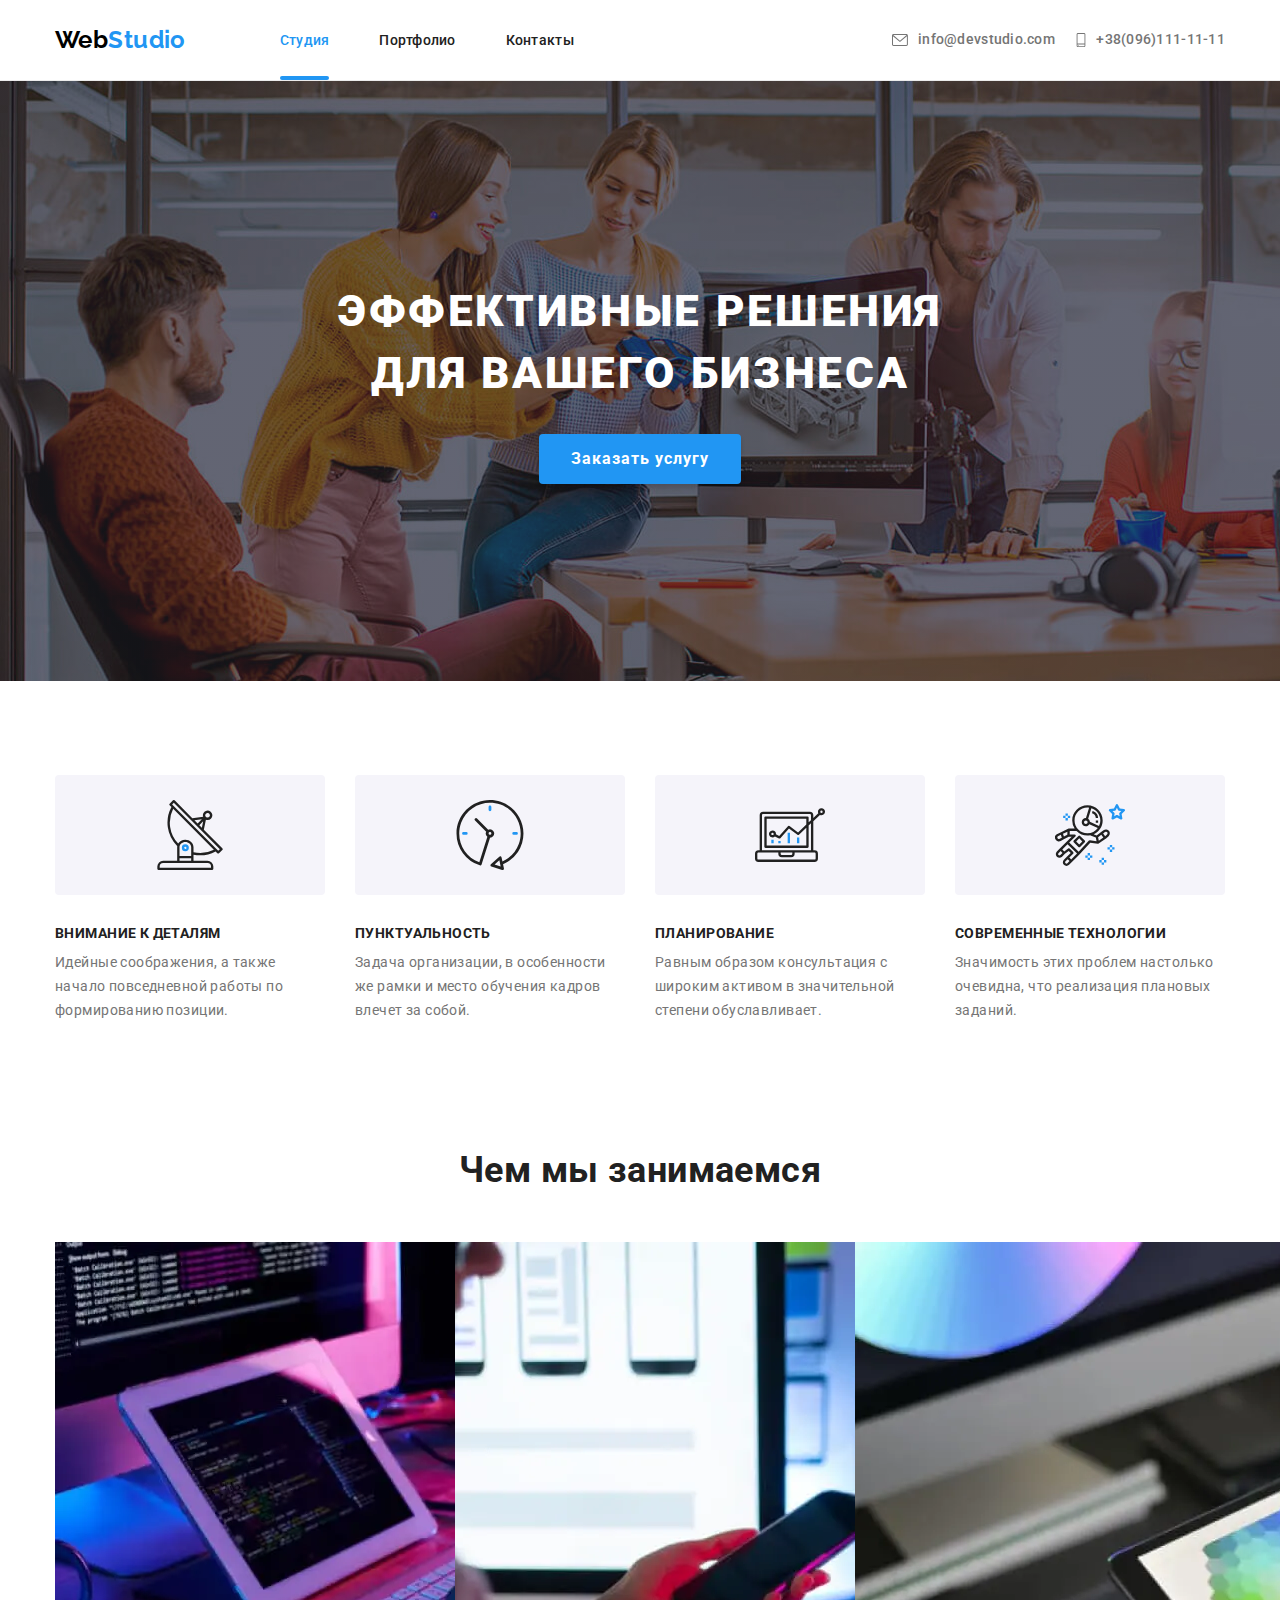
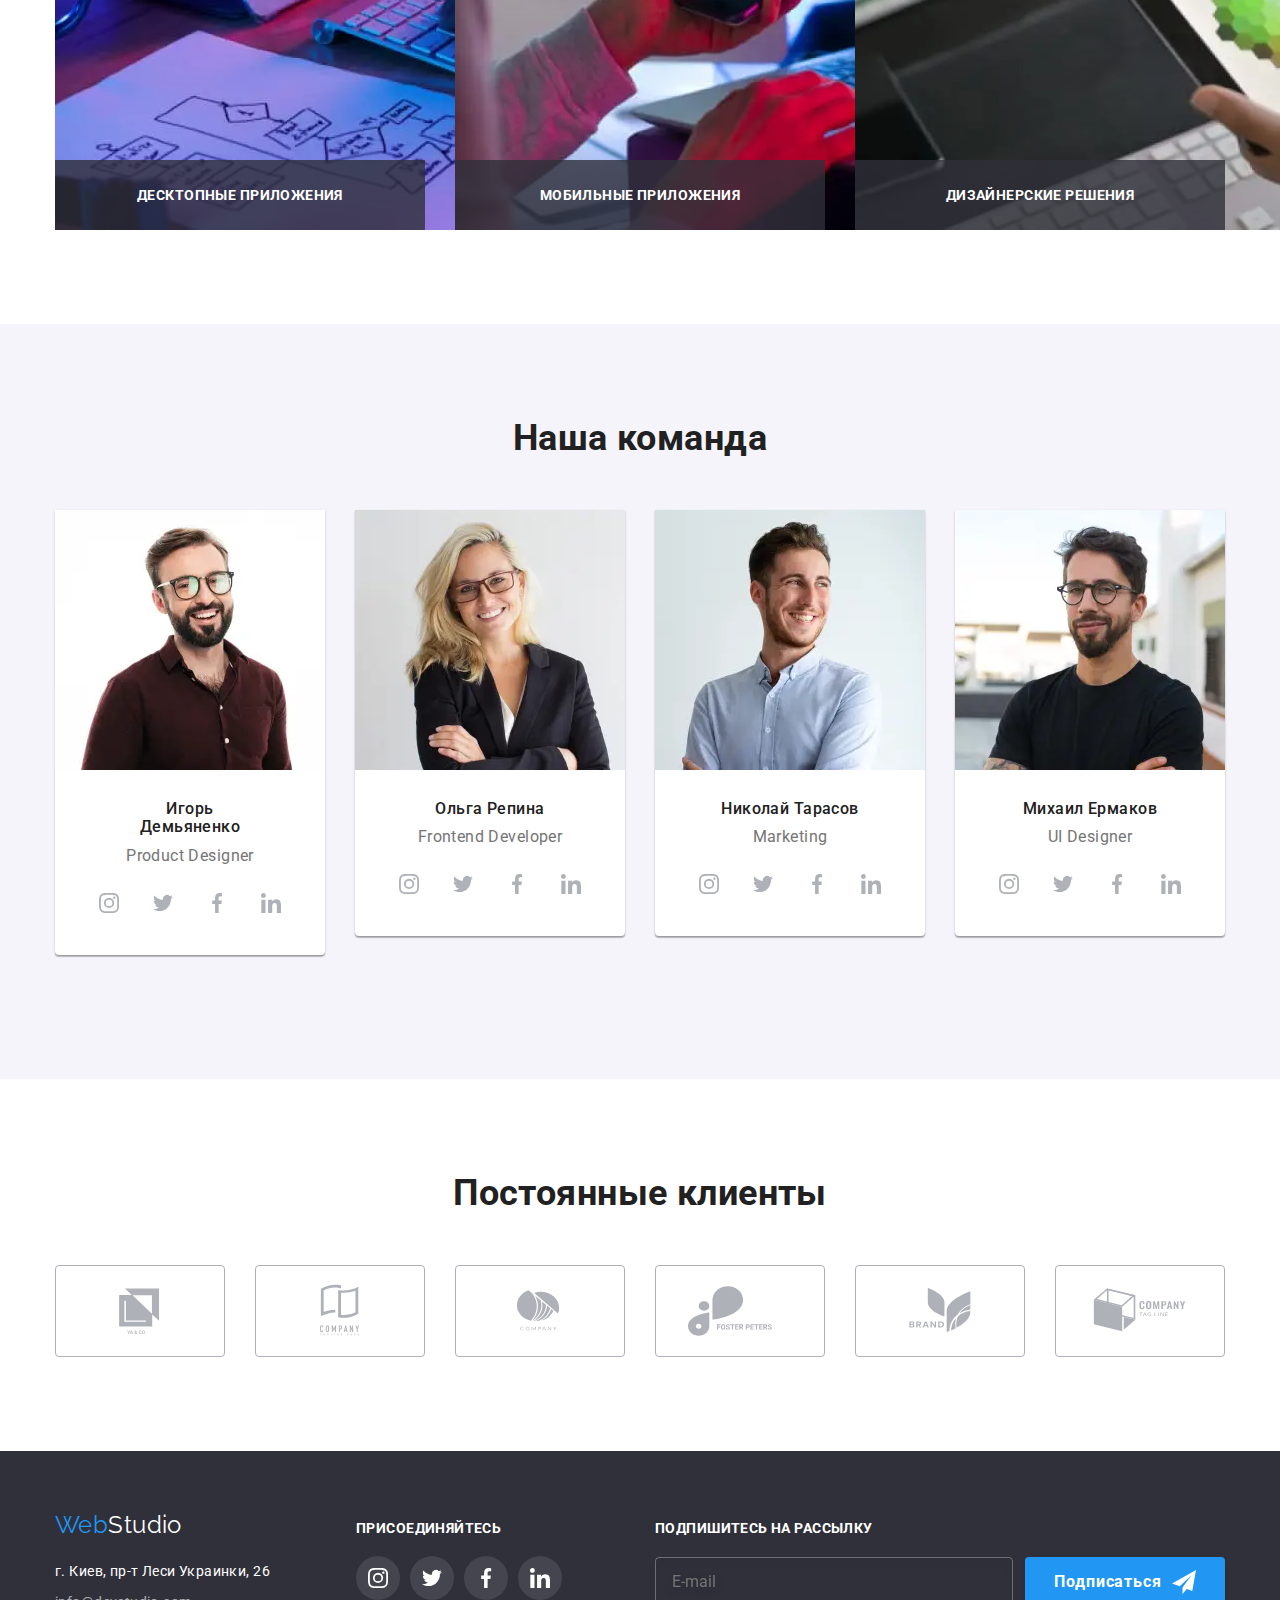
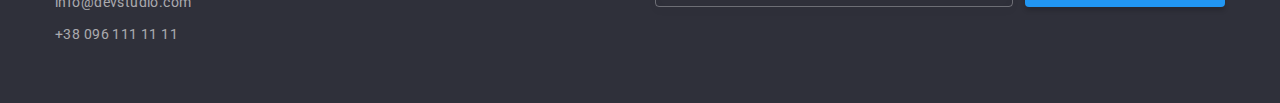
<file: index.html>
<!DOCTYPE html>
<html lang="ru">

<head>
    <meta charset="UTF-8" />
    <meta name="viewport" content="width=device-width, initial-scale=1.0" />
    <title>Домашнее задание 8</title>
    <link rel="preconnect" href="https://fonts.gstatic.com">
    <link href="https://fonts.googleapis.com/css2?family=Raleway:wght@700&family=Roboto:wght@400;500;700;900&display=swap"
          rel="stylesheet">
    <link rel="stylesheet" href="https://cdnjs.cloudflare.com/ajax/libs/modern-normalize/1.0.0/modern-normalize.min.css">
    <link rel="stylesheet" href="./css/main.css">
</head>

<body>
    <!-- Шапка сайта -->
    <header class="header">
        <div class="header__contenier">
                <nav class="header__nav">
                    <a href="./index.html" class="header__logo header__logo--link">Web<span class="header__logo header__logo--black">Studio</span></a>
                    <ul class="header__list list-nav">
                        <li class="list-nav__item list-nav__item--current"><a href="./index.html" class="list-nav__link list-nav__link--current">Студия</a></li>
                        <li class="list-nav__item"><a href="./portfolio.html" class="list-nav__link">Портфолио</a></li>
                        <li class="list-nav__item"><a href="#" class="list-nav__link">Контакты</a></li>
                    </ul>
                </nav>
                <ul class="header__list  list-contact">
                    <li class="list-contact__item">
                        <a href="mailto:info@devstudio.com" class="list-contact__link list-contact__link--email">
                                <svg class="list-contact__icon list-contact__icon--email">
                                    <use href="./img/symbol-icon.svg#icon-email"> </use>
                                </svg>
                                info@devstudio.com
                        </a>
                    </li>
                    <li class="list-contact__item">
                        <a href="tel:+380961111111" class="list-contact__link list-contact__link--tel">
                            <svg class="list-contact__icon list-contact__icon--telefon">
                                <use href="./img/symbol-icon.svg#icon-telefon"> </use>
                            </svg>
                            +38(096)111-11-11
                        </a>
                    </li>
                </ul>
                <button type="button" class="menu-button" aria-expanded="false" aria-controls="menu-conteiner" data-menu-button>
                    <svg class="menu-button__icon" width="40px" height="40px" aria-label="Переключатель меню мобильного">
                        <use class="menu-button__open" href="./img/symbol-icon.svg#icon-menu"></use>
                        <use class="menu-button__close" href="./img/symbol-icon.svg#icon-close"></use>
                    </svg>
                </button> 
                
                <div class="header-mobail menu-conteiner" id="menu-conteiner" data-menu>
                    <nav class="header-mobail__nav">
                        <ul class="header-mobail__list menu-nav">
                            <li class="menu-nav__item list-nav__item--current">
                                <a href="./index.html" class="menu-nav__link menu-nav__link--current">Студия</a></li>
                            <li class="menu-nav__item">
                                <a href="./portfolio.html" class="menu-nav__link">Портфолио</a></li>
                            <li class="menu-nav__item">
                                <a href="#" class="menu-nav__link">Контакты</a></li>
                        </ul>
                    </nav>
                    <ul class="header-mobail__list  menu-contact">
                        <li class="menu-contact__item">
                            <a href="tel:+380961111111" class="menu-contact__link menu-contact__link--tel">
                                +38(096)111-11-11
                            </a>
                        </li>
                        <li class="menu-contact__item">
                            <a href="mailto:info@devstudio.com" class="menu-contact__link menu-contact__link--email">
                                info@devstudio.com
                            </a>
                        </li>               
                    </ul>

                    <ul class="header-mobail__list menu-network">
                        <li class="menu-network__item"> <a href="" class="menu-network__link">Instagram</a> </li>
                        <li class="menu-network__item"> <a href="" class="menu-network__link">Twitter</a> </li>
                        <li class="menu-network__item"> <a href="" class="menu-network__link">Facebook</a> </li>
                        <li class="menu-network__item"> <a href="" class="menu-network__link">LinkedIn</a> </li>
                    </ul>

                </div>
        </div>
    </header>
    <main>
        <!-- Герой -->
        <section class="hero">
            <div class="hero__conteiner">
                <h1 class="hero__title">Эффективные решения для вашего бизнеса</h1>
                <button type="button" class="hero__button" data-modal-open> Заказать услугу </button>
            </div>
        </section>

        <!-- Наши преимущества -->
        <section class="advange">
            <div class="advange__contenier"> 
                <h2 class="advange__title">Наши приймущества</h2> <!-- Скрытый заголовок текста -->
                <ul class="advange__list">
                    <li class="advange__item item-advange">
                        <div class="item-advange__box">
                            <svg class="item-advange__icon">
                                <use href="./img/symbol-icon.svg#icon-antenna"> </use>
                            </svg>
                        </div>
                        <h3 class="item-advange__title">Внимание к деталям</h3>
                        <p class="item-advange__text">
                            Идейные соображения, а также начало повседневной работы по формированию позиции.
                        </p>
                    </li>
                    <li class="advange__item">
                        <div class="item-advange__box">
                            <svg class="item-advange__icon">
                                <use href="./img/symbol-icon.svg#icon-clock"> </use>
                            </svg>
                        </div>
                        <h3 class="item-advange__title">Пунктуальность</h3>
                        <p class="item-advange__text">
                            Задача организации, в особенности же рамки и место обучения кадров влечет за собой.
                        </p>
                    </li>
                    <li class="advange__item">
                        <div class="item-advange__box">
                            <svg class="item-advange__icon">
                                <use href="./img/symbol-icon.svg#icon-diagram"> </use>
                            </svg>
                        </div>
                        <h3 class="item-advange__title">Планирование</h3>
                        <p class="item-advange__text">
                            Равным образом консультация с широким активом в значительной степени обуславливает.
                        </p>
                    </li>
                    <li class="advange__item"> 
                        <div class="item-advange__box">
                            <svg class="item-advange__icon">
                                <use href="./img/symbol-icon.svg#icon-astronaut"> </use>
                            </svg>
                        </div>
                        <h3 class="item-advange__title">Современные технологии</h3>
                        <p class="item-advange__text">
                            Значимость этих проблем настолько очевидна, что реализация плановых заданий.
                        </p>
                    </li>
                </ul>
            </div>
            
        </section>

        <!-- Чем мы занимаемся -->
        <section class="work">
            <div class="work__conteiner">
                <h2 class="work__title">Чем мы занимаемся</h2>
                <ul class="work__list">
                    <li class="work__item">
                        <picture class="picture">
                            <source srcset="./img/work/webp/wedo1.webp 1x, ./img/work/webp/wedo1x2.webp 2x" media="(min-width: 1200px)"
                                type="image/webp">
                            <source srcset="./img/work/jpg/wedo1.jpg 1x, ./img/work/jpg/wedo1x2.jpg 2x" media="(min-width: 1200px)">
                            <img src="./img/work/jpg/wedo1.jpg" alt="Планшет и клавиатура">
                        </picture>
                        <div class="work__box">
                            <p class="work__text">Десктопные приложения</p>
                        </div>
                    </li>
                    <li class="work__item">
                        <picture class="picture">
                            <source srcset="./img/work/webp/wedo2.webp 1x, ./img/work/webp/wedo2x2.webp 2x" media="(min-width: 1200px)"
                                type="image/webp">
                            <source srcset="./img/work/jpg/wedo2.jpg 1x, ./img/work/jpg/wedo2x2.jpg 2x" media="(min-width: 1200px)">
                            <img src="./img/work/jpg/wedo2.jpg" alt="Мобильный телефон в руке">
                        </picture>
                        <div class="work__box">
                            <p class="work__text">Мобильные приложения</p>
                        </div>
                    </li>
                    <li class="work__item">
                        <picture class="picture">
                            <source srcset="./img/work/webp/wedo3.webp 1x, ./img/work/webp/wedo3x2.webp 2x" media="(min-width: 1200px)"
                                type="image/webp">
                            <source srcset="./img/work/jpg/wedo3.jpg 1x, ./img/work/jpg/wedo3x2.jpg 2x" media="(min-width: 1200px)">
                            <img src="./img/work/jpg/wedo3.jpg" alt="Планшет и монитор">
                        </picture>
                        <div class="work__box">
                            <p class="work__text">Дизайнерские решения</p>
                        </div>
                    </li>
                </ul>
            </div>

        </section>

        <!-- Наша команда -->
        <section class="teams">
            <div class="teams__contenier">
                <h2 class="teams__title">Наша команда</h2>
                <ul class="teams__list">
                    <li class="teams__item">

                        <picture class="picture">
                            <source srcset="./img/team/webp/desk-prod-designer.webp 1x, ./img/team/webp/desk-prod-designer2x.webp 2x" media="(min-width: 1200px)"
                                type="image/webp">
                            <source srcset="./img/team/jpg/desk-prod-designer.jpg 1x, ./img/team/jpg/desk-prod-designer2x.jpg 2x" media="(min-width: 1200px)">
                        
                        
                            <source srcset="./img/team/webp/tablet-prod-designer.webp 1x, ./img/team/webp/tablet-prod-designer2x.webp 2x" media="(min-width: 768px)"
                                type="image/webp">
                            <source srcset="./img/team/jpg/tablet-prod-designer.jpg 1x, ./img/team/jpg/tablet-prod-designer2x.jpg 2x" media="(min-width: 768px)">
                        
                        
                            <source srcset="./img/team/webp/tablet-prod-designer.webp 1x, ./img/team/webp/mobile-prod-designer2x.webp 2x" media="(min-width: 280px)"
                                type="image/webp">
                            <source srcset="./img/team/jpg/mobile-prod-designer.jpg 1x, ./img/team/jpg/mobile-prod-designer2x.jpg 2x" media="(min-width: 280x)">
                        
                            <img src="./img/team/jpg/mobile-prod-designer.jpg" alt="Игорь Демьяненко" class="teams__img">
                        </picture>
            
                            <div class="teams__card card-teams">  
                                <h3 class="teams__name">Игорь Демьяненко</h3>
                                <p class="teams__profession">Product Designer</p>
                            </div>
                            <ul class="teams__contact contact-teams">
                                <li class="contact-teams__item">
                                    <a href="https://www.instagram.com" class="contact-teams__link">
                                        <svg class="contact-teams__icon">
                                            <use href="./img/symbol-icon.svg#icon-instagram"> </use>
                                        </svg>
                                    </a>
                                </li>

                                <li class="contact-teams__item">
                                    <a href="https://twitter.com" class="contact-teams__link">
                                        <svg class="contact-teams__icon">
                                            <use href="./img/symbol-icon.svg#icon-twitter"> </use>
                                        </svg>
                                    </a>
                                </li>

                                <li class="contact-teams__item"> 
                                    <a href="https://www.facebook.com" class="contact-teams__link">
                                        <svg class="contact-teams__icon">
                                            <use href="./img/symbol-icon.svg#icon-facebook"> </use>
                                        </svg>
                                    </a>
                                </li>

                                <li class="contact-teams__item">
                                    <a href="https://www.linkedin.com" class="contact-teams__link">
                                        <svg class="contact-teams__icon">
                                            <use href="./img/symbol-icon.svg#icon-linkedin"> </use>
                                        </svg>
                                    </a>
                                </li>
                            </ul>
                    </li>
                    <li class="teams__item">
                        <picture class="picture">
                            <source srcset="./img/team/webp/desk-front-dev.webp 1x, ./img/team/webp/desk-front-dev2x.webp 2x"
                                media="(min-width: 1200px)" type="image/webp">
                            <source srcset="./img/team/jpg/desk-front-dev.jpg 1x, ./img/team/jpg/desk-front-dev2x.jpg 2x"
                                media="(min-width: 1200px)">
                        
                        
                            <source srcset="./img/team/webp/tablet-front-dev.webp 1x, ./img/team/webp/tablet-front-dev2x.webp 2x"
                                media="(min-width: 768px)" type="image/webp">
                            <source srcset="./img/team/jpg/tablet-front-dev.jpg 1x, ./img/team/jpg/tablet-front-dev2x.jpg 2x"
                                media="(min-width: 768px)">
                        
                        
                            <source srcset="./img/team/webp/tablet-front-dev.webp 1x, ./img/team/webp/mobile-front-dev2x.webp 2x"
                                media="(min-width: 280px)" type="image/webp">
                            <source srcset="./img/team/jpg/mobile-front-dev.jpg 1x, ./img/team/jpg/mobile-front-dev2x.jpg 2x"
                                media="(min-width: 280x)">
                        
                            <img src="./img/team/jpg/mobile-front-dev.jpg" alt="Ольга Репина" class="teams__img">
                        </picture>
                    
                        <div class="teams__card card-teams">
                            <h3 class="teams__name">Ольга Репина</h3>
                            <p class="teams__profession">Frontend Developer</p>
                        </div>
                        <ul class="teams__contact contact-teams">
                            <li class="contact-teams__item">
                                <a href="https://www.instagram.com" target="_blank" class="contact-teams__link">
                                    <svg class="contact-teams__icon">
                                        <use href="./img/symbol-icon.svg#icon-instagram"> </use>
                                    </svg>
                                </a>
                            </li>
                        
                            <li class="contact-teams__item">
                                <a href="https://twitter.com" target="_blank" class="contact-teams__link">
                                    <svg class="contact-teams__icon">
                                        <use href="./img/symbol-icon.svg#icon-twitter"> </use>
                                    </svg>
                                </a>
                            </li>
                        
                            <li class="contact-teams__item">
                                <a href="https://www.facebook.com" target="_blank" class="contact-teams__link">
                                    <svg class="contact-teams__icon">
                                        <use href="./img/symbol-icon.svg#icon-facebook"> </use>
                                    </svg>
                                </a>
                        
                            </li>
                            <li class="contact-teams__item">
                                <a href="https://www.linkedin.com" target="_blank" class="contact-teams__link">
                                    <svg class="contact-teams__icon">
                                        <use href="./img/symbol-icon.svg#icon-linkedin"> </use>
                                    </svg>
                                </a>
                            </li>
                        </ul>
                    </li>
                    <li class="teams__item">
                        <picture class="picture">
                            <source srcset="./img/team/webp/desk-marketing.webp 1x, ./img/team/webp/desk-marketing2x.webp 2x"
                                media="(min-width: 1200px)" type="image/webp">
                            <source srcset="./img/team/jpg/desk-marketing.jpg 1x, ./img/team/jpg/desk-marketing2x.jpg 2x"
                                media="(min-width: 1200px)">
                        
                        
                            <source srcset="./img/team/webp/tablet-marketing.webp 1x, ./img/team/webp/tablet-marketing2x.webp 2x"
                                media="(min-width: 768px)" type="image/webp">
                            <source srcset="./img/team/jpg/tablet-marketing.jpg 1x, ./img/team/jpg/tablet-marketing2x.jpg 2x"
                                media="(min-width: 768px)">
                        
                        
                            <source srcset="./img/team/webp/tablet-marketing.webp 1x, ./img/team/webp/mobile-marketing2x.webp 2x"
                                media="(min-width: 280px)" type="image/webp">
                            <source srcset="./img/team/jpg/mobile-marketing.jpg 1x, ./img/team/jpg/mobile-marketing2x.jpg 2x"
                                media="(min-width: 280x)">
                        
                            <img src="./img/team/jpg/mobile-marketing.jpg" alt="Николай Тарасов" class="teams__img">
                        </picture>
        
                        <div class="teams__card card-teams">
                            <h3 class="teams__name">Николай Тарасов</h3>
                            <p class="teams__profession">Marketing</p>
                        </div>
                        <ul class="teams__contact contact-teams">
                            <li class="contact-teams__item">
                                <a href="https://www.instagram.com" target="_blank" class="contact-teams__link">
                                    <svg class="contact-teams__icon">
                                        <use href="./img/symbol-icon.svg#icon-instagram"> </use>
                                    </svg>
                                </a>
                            </li>
                        
                            <li class="contact-teams__item">
                                <a href="https://twitter.com" target="_blank" class="contact-teams__link">
                                    <svg class="contact-teams__icon">
                                        <use href="./img/symbol-icon.svg#icon-twitter"> </use>
                                    </svg>
                                </a>
                            </li>
                        
                            <li class="contact-teams__item">
                                <a href="https://www.facebook.com" target="_blank" class="contact-teams__link">
                                    <svg class="contact-teams__icon">
                                        <use href="./img/symbol-icon.svg#icon-facebook"> </use>
                                    </svg>
                                </a>
                        
                            </li>
                            <li class="contact-teams__item">
                                <a href="https://www.linkedin.com" target="_blank" class="contact-teams__link">
                                    <svg class="contact-teams__icon">
                                        <use href="./img/symbol-icon.svg#icon-linkedin"> </use>
                                    </svg>
                                </a>
                            </li>
                        </ul>
                    </li>
                    <li class="teams__item">
                        <picture class="picture">
                            <source srcset="./img/team/webp/desk-ux-designer.webp 1x, ./img/team/webp/desk-ux-designer2x.webp 2x"
                                media="(min-width: 1200px)" type="image/webp">
                            <source srcset="./img/team/jpg/desk-ux-designer.jpg 1x, ./img/team/jpg/desk-ux-designer2x.jpg 2x"
                                media="(min-width: 1200px)">
                        
                        
                            <source srcset="./img/team/webp/tablet-ux-designer.webp 1x, ./img/team/webp/tablet-ux-designer2x.webp 2x"
                                media="(min-width: 768px)" type="image/webp">
                            <source srcset="./img/team/jpg/tablet-ux-designer.jpg 1x, ./img/team/jpg/tablet-ux-designer2x.jpg 2x"
                                media="(min-width: 768px)">
                        
                        
                            <source srcset="./img/team/webp/tablet-ux-designer.webp 1x, ./img/team/webp/mobile-ux-designer2x.webp 2x"
                                media="(min-width: 280px)" type="image/webp">
                            <source srcset="./img/team/jpg/mobile-ux-designer.jpg 1x, ./img/team/jpg/mobile-ux-designer2x.jpg 2x"
                                media="(min-width: 280x)">
                        
                            <img src="./img/team/jpg/mobile-ux-designer.jpg" alt="Михаил Ермаков" class="teams__img">
                        </picture>
                        
                        <div class="teams__card card-teams">
                            <h3 class="teams__name">Михаил Ермаков</h3>
                            <p class="teams__profession">UI Designer</p>
                        </div>
                        <ul class="teams__contact contact-teams">
                            <li class="contact-teams__item">
                                <a href="https://www.instagram.com" target="_blank" class="contact-teams__link">
                                    <svg class="contact-teams__icon">
                                        <use href="./img/symbol-icon.svg#icon-instagram"> </use>
                                    </svg>
                                </a>
                            </li>
                        
                            <li class="contact-teams__item">
                                <a href="https://twitter.com" target="_blank" class="contact-teams__link">
                                    <svg class="contact-teams__icon">
                                        <use href="./img/symbol-icon.svg#icon-twitter"> </use>
                                    </svg>
                                </a>
                            </li>
                        
                            <li class="contact-teams__item">
                                <a href="https://www.facebook.com" target="_blank" class="contact-teams__link">
                                    <svg class="contact-teams__icon">
                                        <use href="./img/symbol-icon.svg#icon-facebook"> </use>
                                    </svg>
                                </a>
                        
                            </li>
                            <li class="contact-teams__item">
                                <a href="https://www.linkedin.com" target="_blank" class="contact-teams__link">
                                    <svg class="contact-teams__icon">
                                        <use href="./img/symbol-icon.svg#icon-linkedin"> </use>
                                    </svg>
                                </a>
                            </li>
                        </ul>
                    </li>
                </ul>
            </div>
        </section>

        <!-- Постоянные клиенты -->
        <section class="partner">
            <div class="partner__conteiner"> 
                <h2 class="partner__title"> Постоянные клиенты </h2>
                
                <ul class="partner__list">
                    <li class="partner__item">
                        <a href="./portfolio.html" target="_blank" class="partner__link">
                            <svg class="partner__icon">
                                <use href="./img/symbol-icon.svg#icon-Logo-ya-co"> </use>
                            </svg>
                        </a>
                    </li>

                    <li class="partner__item">
                        <a href="./portfolio.html" target="_blank" class="partner__link">
                            <svg class="partner__icon">
                                <use href="./img/symbol-icon.svg#icon-Logo-companytl"> </use>
                            </svg>
                        </a>
                    </li>

                    <li class="partner__item">
                        <a href="./portfolio.html" target="_blank" class="partner__link">
                            <svg class="partner__icon">
                                <use href="./img/symbol-icon.svg#icon-Logo-company"> </use>
                            </svg>
                        </a>
                    </li>

                    <li class="partner__item">
                        <a href="./portfolio.html" target="_blank" class="partner__link">
                            <svg class="partner__icon">
                                <use href="./img/symbol-icon.svg#icon-Logo-foster"> </use>
                            </svg>
                        </a>
                    </li>

                    <li class="partner__item">
                        <a href="" target="_blank" class="partner__link">
                            <svg class="partner__icon">
                                <use href="./img/symbol-icon.svg#icon-Logo-brand"> </use>
                            </svg>
                        </a>
                    </li>

                    <li class="partner__item">
                        <a href="./portfolio.html" target="_blank" class="partner__link">
                            <svg class="partner__icon">
                                <use href="./img/symbol-icon.svg#icon-Logo-companytlhero"> </use>
                            </svg>
                        </a>
                    </li>
                </ul>
            </div>
        </section>
            <div class="backdrop backdrop--hidden" data-modal>
               <div class="backdrop__modal">
                    <form class="backdrop__form modal-form">
                    <div class="modal-form__conteiner"> 
                        <p class="modal-form__titel">Оставьте свои данные, мы вам перезвоним</p>
                        <div class="modal-form__contact">
                            <label class="modal-form__label">               
                               Имя
                                <input type="name" name="user-name" placeholder="Альберт Энштейн*" class="modal-form__input" required minlength="2">
                                <svg class="modal-form__icon">
                                    <use href="./img/symbol-icon.svg#icon-person-modal"> </use>
                                </svg>
                            </label>
                            
                            <label class="modal-form__label">
                                Телефон
                                <input type="tel" name="user-tel" class="modal-form__input" placeholder="050-111-11-11*" pattern="[0-9]{3}-[0-9]{3}-[0-9]{2}-[0-9]{2}" title="050-111-11-11" required >
                                <svg class="modal-form__icon">
                                    <use href="./img/symbol-icon.svg#icon-telefon-modal"> </use>
                                </svg>
                            </label>

                            <label class="modal-form__label">
                                Почта
                                <input type="email" name="user-email"class="modal-form__input" placeholder="goit@email.com*" required >
                                <svg class="modal-form__icon">
                                    <use href="./img/symbol-icon.svg#icon-email-modal"> </use>
                                </svg>
                            </label>

                            <label class="modal-form__label">
                                Коментарий
                                <textarea rows="5" placeholder="Введите текст" class="modal-form__input modal-form__input--textarea"></textarea>
                            </label>
                        </div>

                        <div class="modal-form__accept form-accept">  
                            <label class="form-accept__label">
                                <input type="checkbox" name="hobby" value="reading" class="form-accept__input" required/>
                                <span class="form-accept__checkbox"></span>
                                <span class="form-accept__text">Соглашаюсь с рассылкой и принимаю  <a href="./index.html" class="form-accept__link">Условия договора</a> </span>
                            </label>
                        </div>
                        <button type="submit" class="modal-form__button">Отправить</button>
                    </div>
                    </form>
                    <button class="backdrop__button" data-modal-close>
                        <svg class="backdrop__close">
                            <use href="./img/symbol-icon.svg#icon-Vector-x"></use>
                        </svg>
                    </button>
               </div>
            </div>
            
            

    </main>

    <!-- Футер -->
    <footer class="footer">
        <div class="footer__conteiner">
            <div class="foter__contacts">           
                <a href="./index.html" class="logo-footer__link"> <span class="logo-footer__blue">Web</span>Studio</a> 
                <address class="footer__adress adress-footer">
                    <p class="adress-footer__street">г. Киев, пр-т Леси Украинки, 26</p> 
                    <a href="mailto:info@devstudio.com" class="adress-footer__contacts">info@devstudio.com</a>
                    <a href="tel:+380961111111" class="adress-footer__contacts">+38 096 111 11 11</a>
                </address>
            </div>
    
            <div class="footer__annexes annexes-footer">
                <p class="annexes-footer__titel">Присоединяйтесь</p>
                <ul class="annexes-footer__list">
                    <li class="annexes-footer__item">
                        <a href="https://www.instagram.com" target="_blank" class="annexes-footer__link">
                            <svg class="annexes-footer__icon">
                                <use href="./img/symbol-icon.svg#icon-instagram"> </use>
                            </svg>
                        </a>
                    </li>
    
                    <li class="annexes-footer__item">
                        <a href="https://twitter.com" target="_blank" class="annexes-footer__link">
                            <svg class="annexes-footer__icon">
                                <use href="./img/symbol-icon.svg#icon-twitter"> </use>
                            </svg>
                        </a>
    
                    </li>
    
                    <li class="annexes-footer__item">
                        <a href="https://www.facebook.com" target="_blank" class="annexes-footer__link">
                            <svg class="annexes-footer__icon">
                                <use href="./img/symbol-icon.svg#icon-facebook"> </use>
                            </svg>
                        </a>
    
                    </li>
    
                    <li class="annexes-footer__item">
                        <a href="https://www.linkedin.com" target="_blank" class="annexes-footer__link">
                            <svg class="annexes-footer__icon">
                                <use href="./img/symbol-icon.svg#icon-linkedin"> </use>
                            </svg>
                        </a>
                    </li>
                </ul>
            </div>
            <form name="sanding_mail" class="footer__form form-footer">
                <label class="form-footer__label">
                    <span class="form-footer__text">Подпишитесь на рассылку</span>
                    <input type="email"  name="user-email" placeholder="E-mail" class="form-footer__input">
                </label>
                <button type="submit" class="form-footer__button"> Подписаться
                    <svg class="form-footer__icon">
                        <use href="./img/symbol-icon.svg#icon-button"> </use>
                    </svg>
                </button>
            </form>
            
        </div>
    </footer>
    
    <script src="./js/menu.js"></script>
    <script src="./js/modal.js"></script>
</body>

</html>
</file>
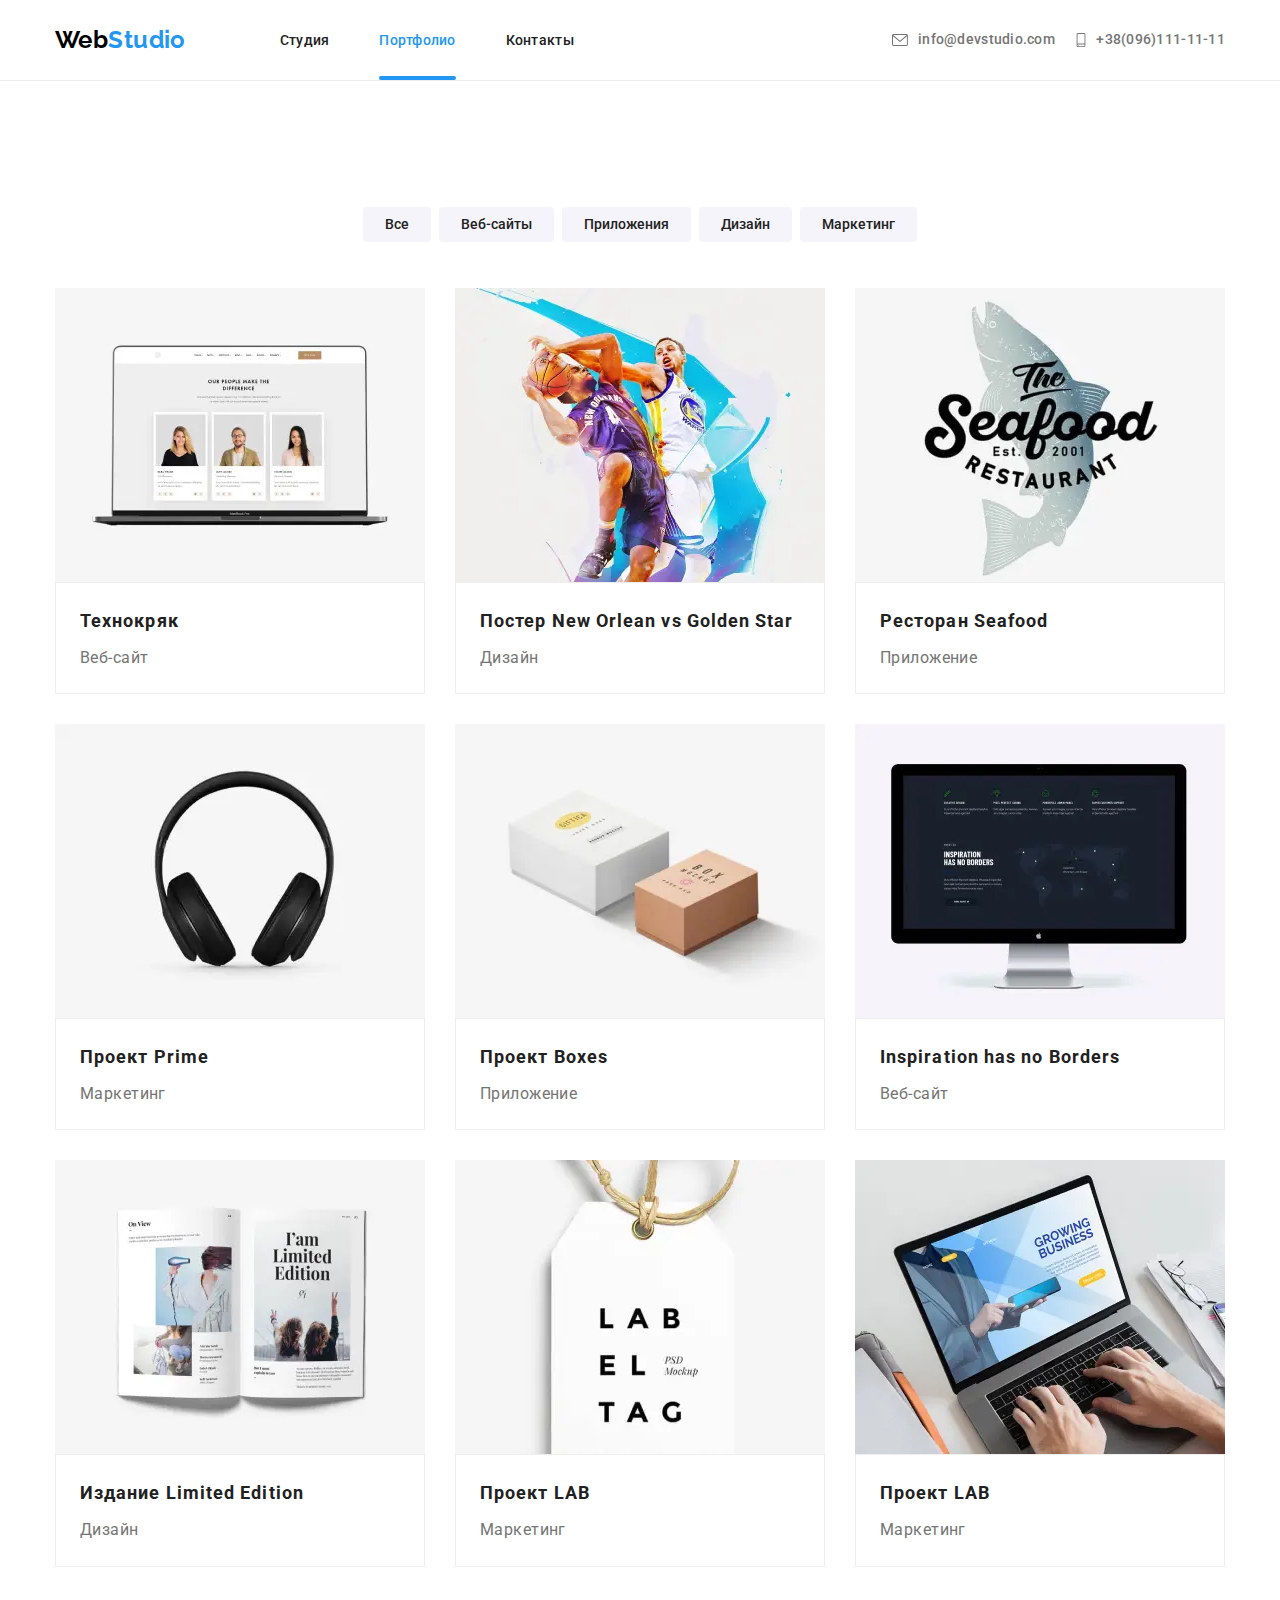
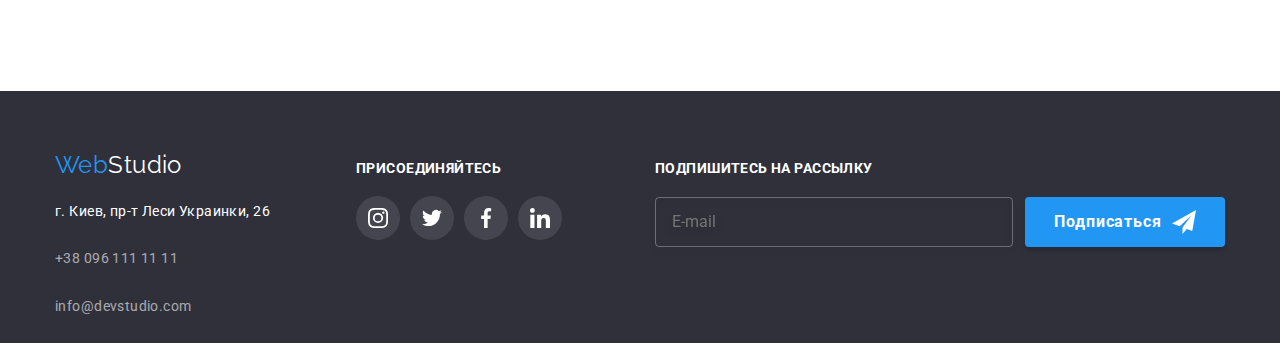
<file: portfolio.html>
<!DOCTYPE html>
<html lang="ru">
  <head>
    <meta charset="UTF-8" />
    <meta name="viewport" content="width=device-width, initial-scale=1.0" />
    <title>Домашнее задание 8</title>
    <link rel="preconnect" href="https://fonts.gstatic.com" />
    <link
      href="https://fonts.googleapis.com/css2?family=Raleway:wght@700&family=Roboto:wght@400;500;700;900&display=swap"
      rel="stylesheet"
    />
    <link
      rel="stylesheet"
      href="https://cdnjs.cloudflare.com/ajax/libs/modern-normalize/1.0.0/modern-normalize.min.css"
    />
    <link rel="stylesheet" href="./css/portfolio.css" />
  </head>

  <body>
    <!-- Шапка сайта -->
    <header class="header">
      <div class="header__contenier">
        <nav class="header__nav">
          <a href="./index.html" class="header__logo header__logo--link">Web<span
              class="header__logo header__logo--black">Studio</span></a>
          <ul class="header__list list-nav">
            <li class="list-nav__item list-nav__item--current"><a href="./index.html"
                class="list-nav__link ">Студия</a></li>
            <li class="list-nav__item"><a href="./portfolio.html" class="list-nav__link list-nav__link--current">Портфолио</a></li>
            <li class="list-nav__item"><a href="#" class="list-nav__link">Контакты</a></li>
          </ul>
        </nav>
        <ul class="header__list  list-contact">
          <li class="list-contact__item">
            <a href="mailto:info@devstudio.com" class="list-contact__link list-contact__link--email">
              <svg class="list-contact__icon list-contact__icon--email">
                <use href="./img/symbol-icon.svg#icon-email"> </use>
              </svg>
              info@devstudio.com
            </a>
          </li>
          <li class="list-contact__item">
            <a href="tel:+380961111111" class="list-contact__link list-contact__link--tel">
              <svg class="list-contact__icon list-contact__icon--telefon">
                <use href="./img/symbol-icon.svg#icon-telefon"> </use>
              </svg>
              +38(096)111-11-11
            </a>
          </li>
        </ul>
        <button type="button" class="menu-button" aria-expanded="false" aria-controls="menu-conteiner" data-menu-button>
          <svg class="menu-button__icon" width="40px" height="40px" aria-label="Переключатель меню мобильного">
            <use class="menu-button__open" href="./img/symbol-icon.svg#icon-menu"></use>
            <use class="menu-button__close" href="./img/symbol-icon.svg#icon-close"></use>
          </svg>
        </button>
        <div class="header-mobail menu-conteiner" id="menu-conteiner" data-menu>
          <nav class="header-mobail__nav">
            <ul class="header-mobail__list menu-nav">
              <li class="menu-nav__item list-nav__item--current">
                <a href="./index.html" class="menu-nav__link ">Студия</a>
              </li>
              <li class="menu-nav__item">
                <a href="./portfolio.html" class="menu-nav__link menu-nav__link--current">Портфолио</a>
              </li>
              <li class="menu-nav__item">
                <a href="#" class="menu-nav__link">Контакты</a>
              </li>
            </ul>
          </nav>
          <ul class="header-mobail__list  menu-contact">
            <li class="menu-contact__item">
              <a href="tel:+380961111111" class="menu-contact__link menu-contact__link--tel">
                +38(096)111-11-11
              </a>
            </li>
            <li class="menu-contact__item">
              <a href="mailto:info@devstudio.com" class="menu-contact__link menu-contact__link--email">
                info@devstudio.com
              </a>
            </li>
          </ul>
    
          <ul class="header-mobail__list menu-network">
            <li class="menu-network__item"> <a href="" class="menu-network__link">Instagram</a> </li>
            <li class="menu-network__item"> <a href="" class="menu-network__link">Twitter</a> </li>
            <li class="menu-network__item"> <a href="" class="menu-network__link">Facebook</a> </li>
            <li class="menu-network__item"> <a href="" class="menu-network__link">LinkedIn</a> </li>
          </ul>
    
        </div>
      </div>
    </header>

    <!-- Портфолио -->
    <main class="portfolio">
      <section class="portfolio__section">
        <div class="portfolio__contenier">
          <h1 class="portfolio__title">Портфолио</h1>
          <!-- Скрытый заголовок-->

          <ul class="portfolio__list">
            <li class="portfolio__item">
              <button type="button" class="portfolio__button">Все</button>
            </li>
            <li class="portfolio__item">
              <button type="button" class="portfolio__button">Веб-сайты</button>
            </li>
            <li class="portfolio__item">
              <button type="button" class="portfolio__button">
                Приложения
              </button>
            </li>
            <li class="portfolio__item">
              <button type="button" class="portfolio__button">Дизайн</button>
            </li>
            <li class="portfolio__item">
              <button type="button" class="portfolio__button">Маркетинг</button>
            </li>
          </ul>

          <div class="portfolio__card product">
            <ul class="product__list">
              <li class="product__item">
                <a href="./index.html" class="product__link">
                  <div class="product__conteiner">
                      <picture class="picture">
                        <source srcset="./img/portfolio-card/webp/desk-tech.webp 1x, ./img/portfolio-card/webp/desk-tech2x.webp 2x"" media="(min-width: 1200px)"
                          type="image/webp">
                        <source srcset="./img/portfolio-card/jpg/desk-tech.jpg 1x, ./img/portfolio-card/jpg/desk-tech2x.jpg 2x" media="(min-width: 1200px)">
                      
                        <source srcset="./img/portfolio-card/webp/tablet-tech.webp 1x, ./img/portfolio-card/webp/tablet-tech2x.webp 2x" media="(min-width: 768px)"
                          type="image/webp">
                        <source srcset="./img/portfolio-card/jpg/tablet-tech.jpg 1x, ./img/portfolio-card/jpg/tablet-tech2x.jpg 2x" media="(min-width: 768px)">
                      
                        <source srcset="./img/portfolio-card/webp/mobile-tech.webp 1x, ./img/portfolio-card/webp/mobile-tech2x.webp 2x" media="(min-width: 280px)"
                          type="image/webp">
                        <source srcset="./img/portfolio-card/jpg/mobile-tech.jpg 1x, ./img/portfolio-card/jpg/mobile-tech2x.jpg 2x" media="(min-width: 280x)">
                      
                        <img src="./img/portfolio-card/jpg/mobile-tech.jpg" alt="сайт на ноутбуке">
                      </picture>
                    <div class="product__background">
                      <p class="product__backgroundtext">
                        Технокряк это современная площадка распространения
                        коронавируса. Компании используют эту платформу для
                        цифрового шпионажа и атак на защищённые сервера
                        конкурентов.
                      </p>
                    </div>
                  </div>

                  <div class="product__name">
                    <h2 class="product__title">Технокряк</h2>
                    <p class="product__text">Веб-сайт</p>
                  </div>
                </a>
              </li>
              <li class="product__item">
                <a href="./index.html" class="product__link">
                  <div class="product__conteiner">
                      <picture class="picture">
                        <source srcset="./img/portfolio-card/webp/desk-basketball.webp 1x, ./img/portfolio-card/webp/desk-basketball2x.webp 2x"" media="
                          (min-width: 1200px)" type="image/webp">
                        <source srcset="./img/portfolio-card/jpg/desk-basketball.jpg 1x, ./img/portfolio-card/jpg/desk-basketball2x.jpg 2x"
                          media="(min-width: 1200px)">
                      
                        <source srcset="./img/portfolio-card/webp/tablet-basketball.webp 1x, ./img/portfolio-card/webp/tablet-basketball2x.webp 2x"
                          media="(min-width: 768px)" type="image/webp">
                        <source srcset="./img/portfolio-card/jpg/tablet-basketball.jpg 1x, ./img/portfolio-card/jpg/tablet-basketball2x.jpg 2x"
                          media="(min-width: 768px)">
                      
                        <source srcset="./img/portfolio-card/webp/mobile-basketball.webp 1x, ./img/portfolio-card/webp/mobile-basketball2x.webp 2x"
                          media="(min-width: 280px)" type="image/webp">
                        <source srcset="./img/portfolio-card/jpg/mobile-basketball.jpg 1x, ./img/portfolio-card/jpg/mobile-basketball2x.jpg 2x"
                          media="(min-width: 280x)">
                      
                        <img src="./img/portfolio-card/jpg/mobile-basketball.jpg" alt="Два баскетболиста">
                      </picture>
                    <div class="product__background">
                      <p class="product__backgroundtext">
                        Технокряк это современная площадка распространения
                        коронавируса. Компании используют эту платформу для
                        цифрового шпионажа и атак на защищённые сервера
                        конкурентов.
                      </p>
                    </div>
                  </div>
                  <div class="product__name">
                    <h2 class="product__title">
                      Постер New Orlean vs Golden Star
                    </h2>
                    <p class="product__text">Дизайн</p>
                  </div>
                </a>
              </li>
              <li class="product__item">
                <a href="./index.html" class="product__link">
                  <div class="product__conteiner">
                      <picture class="picture">
                        <source srcset="./img/portfolio-card/webp/desk-seafood.webp 1x, ./img/portfolio-card/webp/desk-seafood2x.webp 2x"" media="
                          (min-width: 1200px)" type="image/webp">
                        <source srcset="./img/portfolio-card/jpg/desk-seafood.jpg 1x, ./img/portfolio-card/jpg/desk-seafood2x.jpg 2x"
                          media="(min-width: 1200px)">
                      
                        <source srcset="./img/portfolio-card/webp/tablet-seafood.webp 1x, ./img/portfolio-card/webp/tablet-seafood2x.webp 2x"
                          media="(min-width: 768px)" type="image/webp">
                        <source srcset="./img/portfolio-card/jpg/tablet-seafood.jpg 1x, ./img/portfolio-card/jpg/tablet-seafood2x.jpg 2x"
                          media="(min-width: 768px)">
                      
                        <source srcset="./img/portfolio-card/webp/mobile-seafood.webp 1x, ./img/portfolio-card/webp/mobile-seafood2x.webp 2x"
                          media="(min-width: 280px)" type="image/webp">
                        <source srcset="./img/portfolio-card/jpg/mobile-seafood.jpg 1x, ./img/portfolio-card/jpg/mobile-seafood2x.jpg 2x"
                          media="(min-width: 280x)">
                      
                        <img src="./img/portfolio-card/jpg/mobile-seafood.jpg" alt="Логотип ресторана Seafood">
                      </picture>
                    <div class="product__background">
                      <p class="product__backgroundtext">
                        Технокряк это современная площадка распространения
                        коронавируса. Компании используют эту платформу для
                        цифрового шпионажа и атак на защищённые сервера
                        конкурентов.
                      </p>
                    </div>
                  </div>

                  <div class="product__name">
                    <h2 class="product__title">Ресторан Seafood</h2>
                    <p class="product__text">Приложение</p>
                  </div>
                </a>
              </li>
              <li class="product__item">
                <a href="./index.html" class="product__link">
                  <div class="product__conteiner">
                      <picture class="picture">
                        <source
                          srcset="./img/portfolio-card/webp/desk-headphones.webp 1x, ./img/portfolio-card/webp/desk-headphones2x.webp 2x"" media="
                          (min-width: 1200px)" type="image/webp">
                        <source srcset="./img/portfolio-card/jpg/desk-headphones.jpg 1x, ./img/portfolio-card/jpg/desk-headphones2x.jpg 2x"
                          media="(min-width: 1200px)">
                      
                        <source srcset="./img/portfolio-card/webp/tablet-headphones.webp 1x, ./img/portfolio-card/webp/tablet-headphones2x.webp 2x"
                          media="(min-width: 768px)" type="image/webp">
                        <source srcset="./img/portfolio-card/jpg/tablet-headphones.jpg 1x, ./img/portfolio-card/jpg/tablet-headphones2x.jpg 2x"
                          media="(min-width: 768px)">
                      
                        <source srcset="./img/portfolio-card/webp/mobile-headphones.webp 1x, ./img/portfolio-card/webp/mobile-headphones2x.webp 2x"
                          media="(min-width: 280px)" type="image/webp">
                        <source srcset="./img/portfolio-card/jpg/mobile-headphones.jpg 1x, ./img/portfolio-card/jpg/mobile-headphones2x.jpg 2x"
                          media="(min-width: 280x)">
                      
                        <img src="./img/portfolio-card/jpg/mobile-headphones.jpg" alt="Черные наушники">
                      </picture>

                    <div class="product__background">
                      <p class="product__backgroundtext">
                        Технокряк это современная площадка распространения
                        коронавируса. Компании используют эту платформу для
                        цифрового шпионажа и атак на защищённые сервера
                        конкурентов.
                      </p>
                    </div>
                  </div>

                  <div class="product__name">
                    <h2 class="product__title">Проект Prime</h2>
                    <p class="product__text">Маркетинг</p>
                  </div>
                </a>
              </li>
              <li class="product__item">
                <a href="./index.html" class="product__link">
                  <div class="product__conteiner">

                      <picture>
                          <source
                            srcset="./img/portfolio-card/webp/desk-boxes.webp 1x, ./img/portfolio-card/webp/desk-boxes2x.webp 2x"" media="
                            (min-width: 1200px)" type="image/webp">
                          <source
                            srcset="./img/portfolio-card/jpg/desk-boxes.jpg 1x, ./img/portfolio-card/jpg/desk-boxes2x.jpg 2x"
                            media="(min-width: 1200px)">
                          
                          <source
                            srcset="./img/portfolio-card/webp/tablet-boxes.webp 1x, ./img/portfolio-card/webp/tablet-boxes2x.webp 2x"
                            media="(min-width: 768px)" type="image/webp">
                          <source
                            srcset="./img/portfolio-card/jpg/tablet-boxes.jpg 1x, ./img/portfolio-card/jpg/tablet-boxes2x.jpg 2x"
                            media="(min-width: 768px)">
                          
                          <source
                            srcset="./img/portfolio-card/webp/mobile-boxes.webp 1x, ./img/portfolio-card/webp/mobile-boxes2x.webp 2x"
                            media="(min-width: 280px)" type="image/webp">
                          <source
                            srcset="./img/portfolio-card/jpg/mobile-boxes.jpg 1x, ./img/portfolio-card/jpg/mobile-boxes2x.jpg 2x"
                            media="(min-width: 280x)">
                          
                          <img src="./img/portfolio-card/jpg/mobile-boxes.jpg" alt="Две коробки">
                        </picture>

                    <div class="product__background">
                      <p class="product__backgroundtext">
                        Технокряк это современная площадка распространения
                        коронавируса. Компании используют эту платформу для
                        цифрового шпионажа и атак на защищённые сервера
                        конкурентов.
                      </p>
                    </div>
                  </div>
                  <div class="product__name">
                    <h2 class="product__title">Проект Boxes</h2>
                    <p class="product__text">Приложение</p>
                  </div>
                </a>
              </li>
              <li class="product__item">
                <a href="./index.html" class="product__link">
                  <div class="product__conteiner">

                      <picture>
                        <source srcset="./img/portfolio-card/webp/desk-mac.webp 1x, ./img/portfolio-card/webp/desk-mac2x.webp 2x"" media="
                          (min-width: 1200px)" type="image/webp">
                        <source srcset="./img/portfolio-card/jpg/desk-mac.jpg 1x, ./img/portfolio-card/jpg/desk-mac2x.jpg 2x"
                          media="(min-width: 1200px)">
                      
                        <source srcset="./img/portfolio-card/webp/tablet-mac.webp 1x, ./img/portfolio-card/webp/tablet-mac2x.webp 2x"
                          media="(min-width: 768px)" type="image/webp">
                        <source srcset="./img/portfolio-card/jpg/tablet-mac.jpg 1x, ./img/portfolio-card/jpg/tablet-mac2x.jpg 2x"
                          media="(min-width: 768px)">
                      
                        <source srcset="./img/portfolio-card/webp/mobile-mac.webp 1x, ./img/portfolio-card/webp/mobile-mac2x.webp 2x"
                          media="(min-width: 280px)" type="image/webp">
                        <source srcset="./img/portfolio-card/jpg/mobile-mac.jpg 1x, ./img/portfolio-card/jpg/mobile-mac2x.jpg 2x"
                          media="(min-width: 280x)">
                      
                        <img src="./img/portfolio-card/jpg/mobile-mac.jpg" alt="iMak монитор компьютера">
                      </picture>

                    <div class="product__background">
                      <p class="product__backgroundtext">
                        Технокряк это современная площадка распространения
                        коронавируса. Компании используют эту платформу для
                        цифрового шпионажа и атак на защищённые сервера
                        конкурентов.
                      </p>
                    </div>
                  </div>
                  <div class="product__name">
                    <h2 class="product__title">Inspiration has no Borders</h2>
                    <p class="product__text">Веб-сайт</p>
                  </div>
                </a>
              </li>
              <li class="product__item">
                <a href="./index.html" class="product__link">
                  <div class="product__conteiner">

                      <picture>
                        <source srcset="./img/portfolio-card/webp/desk-book.webp 1x, ./img/portfolio-card/webp/desk-book2x.webp 2x"" media="
                          (min-width: 1200px)" type="image/webp">
                        <source srcset="./img/portfolio-card/jpg/desk-book.jpg 1x, ./img/portfolio-card/jpg/desk-book2x.jpg 2x"
                          media="(min-width: 1200px)">
                      
                        <source srcset="./img/portfolio-card/webp/tablet-book.webp 1x, ./img/portfolio-card/webp/tablet-book2x.webp 2x"
                          media="(min-width: 768px)" type="image/webp">
                        <source srcset="./img/portfolio-card/jpg/tablet-book.jpg 1x, ./img/portfolio-card/jpg/tablet-book2x.jpg 2x"
                          media="(min-width: 768px)">
                      
                        <source srcset="./img/portfolio-card/webp/mobile-book.webp 1x, ./img/portfolio-card/webp/mobile-book2x.webp 2x"
                          media="(min-width: 280px)" type="image/webp">
                        <source srcset="./img/portfolio-card/jpg/mobile-book.jpg 1x, ./img/portfolio-card/jpg/mobile-book2x.jpg 2x"
                          media="(min-width: 280x)">
                      
                        <img src="./img/portfolio-card/jpg/mobile-book.jpg" alt="Открытая книга">
                      </picture>

                    <div class="product__background">
                      <p class="product__backgroundtext">
                        Технокряк это современная площадка распространения
                        коронавируса. Компании используют эту платформу для
                        цифрового шпионажа и атак на защищённые сервера
                        конкурентов.
                      </p>
                    </div>
                  </div>
                  <div class="product__name">
                    <h2 class="product__title">Издание Limited Edition</h2>
                    <p class="product__text">Дизайн</p>
                  </div>
                </a>
              </li>
              <li class="product__item">
                <a href="./index.html" class="product__link">
                  <div class="product__conteiner">

                      <picture>
                        <source srcset="./img/portfolio-card/webp/desk-label.webp 1x, ./img/portfolio-card/webp/desk-label2x.webp 2x"" media="
                          (min-width: 1200px)" type="image/webp">
                        <source srcset="./img/portfolio-card/jpg/desk-label.jpg 1x, ./img/portfolio-card/jpg/desk-label2x.jpg 2x"
                          media="(min-width: 1200px)">
                      
                        <source srcset="./img/portfolio-card/webp/tablet-label.webp 1x, ./img/portfolio-card/webp/tablet-label2x.webp 2x"
                          media="(min-width: 768px)" type="image/webp">
                        <source srcset="./img/portfolio-card/jpg/tablet-label.jpg 1x, ./img/portfolio-card/jpg/tablet-label2x.jpg 2x"
                          media="(min-width: 768px)">
                      
                        <source srcset="./img/portfolio-card/webp/mobile-label.webp 1x, ./img/portfolio-card/webp/mobile-label2x.webp 2x"
                          media="(min-width: 280px)" type="image/webp">
                        <source srcset="./img/portfolio-card/jpg/mobile-label.jpg 1x, ./img/portfolio-card/jpg/mobile-label2x.jpg 2x"
                          media="(min-width: 280x)">
                      
                        <img src="./img/portfolio-card/jpg/mobile-label.jpg" alt="Бирка с книгой">
                      </picture>

                    <div class="product__background">
                      <p class="product__backgroundtext">
                        Технокряк это современная площадка распространения
                        коронавируса. Компании используют эту платформу для
                        цифрового шпионажа и атак на защищённые сервера
                        конкурентов.
                      </p>
                    </div>
                  </div>
                  <div class="product__name">
                    <h2 class="product__title">Проект LAB</h2>
                    <p class="product__text">Маркетинг</p>
                  </div>
                </a>
              </li>
              <li class="product__item">
                <a href="./index.html" class="product__link">
                  <div class="product__conteiner">
                  <picture>
                    <source srcset="./img/portfolio-card/webp/desk-mackbook.webp 1x, ./img/portfolio-card/webp/desk-mackbook2x.webp 2x"" media="
                      (min-width: 1200px)" type="image/webp">
                    <source srcset="./img/portfolio-card/jpg/desk-mackbook.jpg 1x, ./img/portfolio-card/jpg/desk-mackbook2x.jpg 2x"
                      media="(min-width: 1200px)">
                  
                    <source srcset="./img/portfolio-card/webp/tablet-mackbook.webp 1x, ./img/portfolio-card/webp/tablet-mackbook2x.webp 2x"
                      media="(min-width: 768px)" type="image/webp">
                    <source srcset="./img/portfolio-card/jpg/tablet-mackbook.jpg 1x, ./img/portfolio-card/jpg/tablet-mackbook2x.jpg 2x"
                      media="(min-width: 768px)">
                  
                    <source srcset="./img/portfolio-card/webp/mobile-mackbook.webp 1x, ./img/portfolio-card/webp/mobile-mackbook2x.webp 2x"
                      media="(min-width: 280px)" type="image/webp">
                    <source srcset="./img/portfolio-card/jpg/mobile-mackbook.jpg 1x, ./img/portfolio-card/jpg/mobile-mackbook2x.jpg 2x"
                      media="(min-width: 280x)">
                  
                    <img src="./img/portfolio-card/jpg/mobile-mackbook.jpg" alt="Набор текста на ноубуке">
                  </picture>
                  <div class="product__background">
                    <p class="product__backgroundtext">
                      Технокряк это современная площадка распространения
                      коронавируса. Компании используют эту платформу для
                      цифрового шпионажа и атак на защищённые сервера
                      конкурентов.
                    </p>
                  </div>
                  </div>
                  <div class="product__name">
                    <h2 class="product__title">Проект LAB</h2>
                    <p class="product__text">Маркетинг</p>
                  </div>
                </a>
              </li>
            </ul>
          </div>
        </div>
      </section>
      
    </main>

    <!-- Футер -->
    <footer class="footer" id="footer">
      <div class="footer__conteiner">
        <div class="foter__contacts">
          <a href="./index.html" class="logo-footer__link">
            <span class="logo-footer__blue">Web</span>Studio</a
          >
          <address class="footer__adress adress-footer">
            <p class="adress-footer__street">г. Киев, пр-т Леси Украинки, 26</p>
            <br />
            <a href="tel:+380961111111" class="adress-footer__contacts"
              >+38 096 111 11 11</a
            >
            <br />
            <a href="mailto:info@devstudio.com" class="adress-footer__contacts"
              >info@devstudio.com</a
            >
          </address>
        </div>

        <div class="footer__annexes annexes-footer">
          <p class="annexes-footer__titel">Присоединяйтесь</p>
          <ul class="annexes-footer__list">
            <li class="annexes-footer__item">
              <a
                href="https://www.instagram.com"
                target="_blank"
                class="annexes-footer__link"
              >
                <svg class="annexes-footer__icon">
                  <use href="./img/symbol-icon.svg#icon-instagram"></use>
                </svg>
              </a>
            </li>

            <li class="annexes-footer__item">
              <a
                href="https://twitter.com"
                target="_blank"
                class="annexes-footer__link"
              >
                <svg class="annexes-footer__icon">
                  <use href="./img/symbol-icon.svg#icon-twitter"></use>
                </svg>
              </a>
            </li>

            <li class="annexes-footer__item">
              <a
                href="https://www.facebook.com"
                target="_blank"
                class="annexes-footer__link"
              >
                <svg class="annexes-footer__icon">
                  <use href="./img/symbol-icon.svg#icon-facebook"></use>
                </svg>
              </a>
            </li>

            <li class="annexes-footer__item">
              <a
                href="https://www.linkedin.com"
                target="_blank"
                class="annexes-footer__link"
              >
                <svg class="annexes-footer__icon">
                  <use href="./img/symbol-icon.svg#icon-linkedin"></use>
                </svg>
              </a>
            </li>
          </ul>
        </div>
        <form name="sanding_mail" class="footer__form form-footer">
          <label class="form-footer__label">
            <span class="form-footer__text">Подпишитесь на рассылку</span>
            <input
              type="email"
              placeholder="E-mail"
              class="form-footer__input"
            />
          </label>
          <button type="submit" class="form-footer__button">
            Подписаться
            <svg class="form-footer__icon">
              <use href="./img/symbol-icon.svg#icon-button"></use>
            </svg>
          </button>
        </form>
      </div>
    </footer>
    <script src="./js/menu.js"></script>
  </body>
</html>
</file>
<file: css/main.css>
@charset "UTF-8";
body {
  color: #757575;
  background: FFFFFF;
  font-family: Roboto, sans-serif;
  font-weight: 400;
  font-size: 14px;
  letter-spacing: 0.03em;
}

h1,
h2,
h3,
h4,
h5,
h6,
p {
  margin: 0px;
  padding: 0px;
}

img {
  display: block;
}

/* button */
.hero__button,
.modal-form__button {
  min-width: 200px;
  height: 50px;
  cursor: pointer;
  -webkit-box-shadow: 0px 4px 4px rgba(0, 0, 0, 0.15);
          box-shadow: 0px 4px 4px rgba(0, 0, 0, 0.15);
  padding: 10px 32px;
  border-radius: 4px;
  border: 0px;
  color: #ffffff;
  background: #2196f3;
  font-weight: 700;
  font-size: 16px;
  line-height: 1.9;
  letter-spacing: 0.06em;
}

.portfolio__button {
  cursor: pointer;
  padding: 6px 22px;
  border-radius: 4px;
  border: 0px;
  background-color: #f5f4fa;
  color: #212121;
  font-weight: 500;
  line-height: 1.6;
  -webkit-transition-property: color;
  transition-property: color;
  -webkit-transition-duration: 250ms;
          transition-duration: 250ms;
  -webkit-transition-timing-function: cubic-bezier(0.4, 0, 0.2, 1);
          transition-timing-function: cubic-bezier(0.4, 0, 0.2, 1);
  -webkit-transition-property: background-color;
  transition-property: background-color;
  transition-duration: 250ms;
  transition-timing-function: cubic-bezier(0.4, 0, 0.2, 1);
}

.portfolio__button:hover, .portfolio__button:focus {
  color: #ffffff;
  background-color: #2196f3;
  -webkit-box-shadow: 0px 3px 1px rgba(0, 0, 0, 0.1), 0px 1px 2px rgba(0, 0, 0, 0.08), 0px 2px 2px rgba(0, 0, 0, 0.12);
          box-shadow: 0px 3px 1px rgba(0, 0, 0, 0.1), 0px 1px 2px rgba(0, 0, 0, 0.08), 0px 2px 2px rgba(0, 0, 0, 0.12);
}

/* Шапка сайта нижняя линяя */
.header {
  border-bottom: 1px solid #ececec;
}

.header__contenier {
  display: -webkit-box;
  display: -ms-flexbox;
  display: flex;
  -webkit-box-align: center;
      -ms-flex-align: center;
          align-items: center;
  -webkit-box-pack: justify;
      -ms-flex-pack: justify;
          justify-content: space-between;
  width: 100%;
  height: 60px;
  padding: 10px 15px;
}

.header__list {
  display: none;
}

.header__button.header__close {
  display: none;
}

.header__button.header__close.is-open {
  display: block;
}

.header__button.header__menu {
  display: block;
}

.header__button.header__menu.is-open {
  display: none;
}

@media screen and (min-width: 480px) {
  .header__contenier {
    max-width: 480px;
    padding-left: 15px;
    padding-right: 15px;
    margin-left: auto;
    margin-right: auto;
  }
}

@media screen and (min-width: 768px) {
  .header__contenier {
    display: -webkit-box;
    display: -ms-flexbox;
    display: flex;
    -webkit-box-align: center;
        -ms-flex-align: center;
            align-items: center;
    -webkit-box-pack: justify;
        -ms-flex-pack: justify;
            justify-content: space-between;
    max-width: 768px;
    padding-left: 15px;
    padding-right: 15px;
    margin-left: auto;
    margin-right: auto;
    height: 80px;
    padding: 20px 15px;
  }
  .header__nav {
    display: -webkit-box;
    display: -ms-flexbox;
    display: flex;
    -webkit-box-align: center;
        -ms-flex-align: center;
            align-items: center;
    -webkit-box-pack: justify;
        -ms-flex-pack: justify;
            justify-content: space-between;
    padding: 0;
    margin: 0;
    list-style: none;
  }
  .list-nav {
    padding: 0;
    margin: 0;
    list-style: none;
    display: -webkit-box;
    display: -ms-flexbox;
    display: flex;
    -webkit-box-align: center;
        -ms-flex-align: center;
            align-items: center;
    -webkit-box-pack: justify;
        -ms-flex-pack: justify;
            justify-content: space-between;
    width: 294px;
    margin-left: 50px;
  }
  .list-contact {
    width: 140px;
    height: 38px;
    display: block;
    padding: 0;
    margin: 0;
    list-style: none;
  }
  .list-nav__link {
    color: #212121;
    text-decoration: none;
    font-weight: 500;
    line-height: 1.1;
    letter-spacing: 0.02em;
    -webkit-transition-property: color;
    transition-property: color;
    -webkit-transition-duration: 250ms;
            transition-duration: 250ms;
    -webkit-transition-timing-function: cubic-bezier(0.4, 0, 0.2, 1);
            transition-timing-function: cubic-bezier(0.4, 0, 0.2, 1);
  }
  .list-nav__link:hover, .list-nav__link:focus {
    color: #2196f3;
  }
  .list-nav__link--current {
    color: #2196f3;
  }
  .list-nav__link--current::after {
    content: " ";
    position: absolute;
    margin-top: 28px;
    display: block;
    width: 100%;
    height: 4px;
    border-radius: 2px;
    background: #2196f3;
  }
  .list-nav__item {
    position: relative;
  }
  /* Контакты в шапке сайта */
  .list-contact__item:last-child {
    margin-top: 10px;
  }
  .list-contact__link {
    display: -webkit-box;
    display: -ms-flexbox;
    display: flex;
    -webkit-box-align: center;
        -ms-flex-align: center;
            align-items: center;
    -webkit-box-pack: start;
        -ms-flex-pack: start;
            justify-content: flex-start;
    text-decoration: none;
    font-size: 12px;
    font-weight: 500;
    line-height: 1.1;
    letter-spacing: 0.02em;
    color: #757575;
    fill: #757575;
    -webkit-transition-property: color;
    transition-property: color;
    -webkit-transition-duration: 250ms;
            transition-duration: 250ms;
    -webkit-transition-timing-function: cubic-bezier(0.4, 0, 0.2, 1);
            transition-timing-function: cubic-bezier(0.4, 0, 0.2, 1);
  }
  .list-contact__link:hover, .list-contact__link:focus {
    color: #2196f3;
    fill: #2196f3;
  }
  .list-contact__icon {
    -webkit-transition-property: fill;
    transition-property: fill;
    -webkit-transition-duration: 250ms;
            transition-duration: 250ms;
    -webkit-transition-timing-function: cubic-bezier(0.4, 0, 0.2, 1);
            transition-timing-function: cubic-bezier(0.4, 0, 0.2, 1);
  }
  .list-contact__icon--email {
    width: 16px;
    height: 16px;
    margin-right: 8px;
  }
  .list-contact__icon--telefon {
    width: 10px;
    height: 14px;
    margin-right: 8px;
  }
}

@media screen and (min-width: 1200px) {
  .header__contenier {
    max-width: 1200px;
    padding-left: 15px;
    padding-right: 15px;
    margin-left: auto;
    margin-right: auto;
  }
  .header__list {
    display: -webkit-box;
    display: -ms-flexbox;
    display: flex;
    -webkit-box-align: center;
        -ms-flex-align: center;
            align-items: center;
    -webkit-box-pack: justify;
        -ms-flex-pack: justify;
            justify-content: space-between;
    padding: 0;
    margin: 0;
    list-style: none;
  }
  .list-contact {
    width: 333px;
  }
  /* Контакты в шапке сайта */
  .list-contact__item:last-child {
    margin-top: 0px;
  }
  .list-contact__link {
    font-size: 14px;
  }
  .list-contact__icon--email {
    margin-right: 10px;
  }
  .list-contact__icon--telefon {
    margin-right: 10px;
  }
}

/* логотип компнаиии */
.header__logo--link {
  color: black;
  text-decoration: none;
  font-family: Raleway, cursive;
  font-weight: bold;
  font-size: 24px;
  line-height: 1.2;
}

.header__logo--black {
  color: #2196f3;
}

@media screen and (min-width: 768px) {
  .header__button {
    display: none;
  }
}

@media screen and (min-width: 1200px) {
  .header__logo--link {
    margin-right: 94px;
  }
}

@media screen and (max-width: 767px) {
  .menu-button {
    right: 0;
    display: inline-block;
    border: none;
    padding: 0px;
    margin: 0px;
    background-color: white;
    z-index: 2;
  }
  .menu-button:hover,
  .menu-button:focus,
  .menu-button:active {
    fill: #2196f3;
  }
  .menu-button__close {
    display: none;
  }
  .menu-button.is-open .menu-button__close {
    display: block;
  }
  .menu-button.is-open .menu-button__open {
    display: none;
  }
  .menu-conteiner {
    display: none;
  }
  .menu-button.is-open {
    position: fixed;
    top: 10px;
    right: 15px;
  }
  .menu-conteiner.is-open {
    position: fixed;
    display: -webkit-box;
    display: -ms-flexbox;
    display: flex;
    -webkit-box-align: start;
        -ms-flex-align: start;
            align-items: flex-start;
    -webkit-box-pack: justify;
        -ms-flex-pack: justify;
            justify-content: space-between;
    -webkit-box-orient: vertical;
    -webkit-box-direction: normal;
        -ms-flex-direction: column;
            flex-direction: column;
    top: 0;
    left: 0;
    right: 0;
    width: 100%;
    max-width: 767px;
    height: 100%;
    background-color: #ffffff;
    padding: 48px 43px 48px 40px;
    z-index: 1;
  }
  .menu-conteiner.is-open .header-mobail__list {
    padding: 0;
    margin: 0;
    list-style: none;
  }
  .menu-conteiner.is-open .header-mobail__nav {
    margin-bottom: 75px;
  }
  .menu-conteiner.is-open .menu-nav__item {
    margin-bottom: 32px;
  }
  .menu-conteiner.is-open .menu-nav__link {
    text-decoration: none;
    color: #212121;
    font-style: normal;
    font-weight: 500;
    font-size: 40px;
    line-height: 47px;
    text-align: left;
    letter-spacing: 0.02em;
  }
  .menu-conteiner.is-open .menu-nav__link--current {
    color: #2196f3;
  }
  .menu-conteiner.is-open .menu-contact__link--tel {
    color: #2196f3;
    text-decoration: none;
    font-style: normal;
    font-weight: 500;
    font-size: 34px;
    line-height: 40px;
    letter-spacing: 0.02em;
  }
  .menu-conteiner.is-open .menu-contact__link--email {
    color: #757575;
    text-decoration: none;
    font-style: normal;
    font-weight: 500;
    font-size: 24px;
    line-height: 28px;
    letter-spacing: 0.02em;
  }
  .menu-conteiner.is-open .menu-contact {
    margin-bottom: 44px;
  }
  .menu-conteiner.is-open .menu-network {
    display: -webkit-box;
    display: -ms-flexbox;
    display: flex;
    -webkit-box-align: baseline;
        -ms-flex-align: baseline;
            align-items: baseline;
    -webkit-box-pack: start;
        -ms-flex-pack: start;
            justify-content: flex-start;
    width: 100%;
    max-width: 380px;
  }
  .menu-conteiner.is-open .menu-network__link {
    text-decoration: none;
    color: #2196f3;
    font-weight: 500;
    font-size: 18px;
    line-height: 1.22;
    letter-spacing: 0.02em;
  }
  .menu-conteiner.is-open .menu-network__item::before {
    display: inline-block;
    vertical-align: middle;
  }
  .menu-conteiner.is-open .menu-network__item:not(:first-child)::before {
    display: inline-block;
    content: " ";
    width: 1px;
    height: 22px;
    background-image: url(../img/line.jpg);
    margin-left: 9px;
    margin-right: 9px;
  }
  .menu-conteiner.is-open .menu-contact__item:not(:last-child) {
    margin-bottom: 10px;
  }
}

@media screen and (min-width: 768px) {
  .menu-button {
    display: none;
  }
  .menu-conteiner {
    display: none;
  }
}

@media screen and (max-width: 450px) {
  .menu-conteiner.is-open {
    padding: 48px 38px 38px 20px;
  }
  .menu-conteiner.is-open .menu-contact__link--tel {
    font-size: 24px;
    line-height: 1.2;
  }
  .menu-conteiner.is-open .header-mobail__nav {
    margin-bottom: 80px;
  }
  .menu-conteiner.is-open .menu-network {
    -ms-flex-wrap: wrap;
        flex-wrap: wrap;
  }
}

/* Герой */
.hero {
  text-align: center;
  background-size: cover;
  background-image: -webkit-gradient(linear, left top, right top, from(rgba(47, 48, 58, 0.4)), to(rgba(47, 48, 58, 0.4))), url("../img/hero/jpg/bg-mobile.jpg");
  background-image: linear-gradient(to right, rgba(47, 48, 58, 0.4), rgba(47, 48, 58, 0.4)), url("../img/hero/jpg/bg-mobile.jpg");
}

@media (min-device-pixel-ratio: 2) and (max-width: 767px), (-webkit-min-device-pixel-ratio: 2) and (max-width: 767px), (min-resolution: 192dpi) and (max-width: 767px), (min-resolution: 2dppx) and (max-width: 767px) {
  .hero {
    background-image: -webkit-gradient(linear, left top, right top, from(rgba(47, 48, 58, 0.4)), to(rgba(47, 48, 58, 0.4))), url("../img/hero/jpg/bg-mobile@2x.jpg ");
    background-image: linear-gradient(to right, rgba(47, 48, 58, 0.4), rgba(47, 48, 58, 0.4)), url("../img/hero/jpg/bg-mobile@2x.jpg ");
  }
}

/* TABLET */
@media screen and (min-width: 768px) {
  .hero {
    background-image: -webkit-gradient(linear, left top, right top, from(rgba(47, 48, 58, 0.4)), to(rgba(47, 48, 58, 0.4))), url("../img/hero/jpg/bg-tablet.jpg");
    background-image: linear-gradient(to right, rgba(47, 48, 58, 0.4), rgba(47, 48, 58, 0.4)), url("../img/hero/jpg/bg-tablet.jpg");
  }
}

@media (min-device-pixel-ratio: 2) and (min-width: 768px), (-webkit-min-device-pixel-ratio: 2) and (min-width: 768px), (min-resolution: 192dpi) and (min-width: 768px), (min-resolution: 2dppx) and (min-width: 768px) {
  .hero {
    background-image: -webkit-gradient(linear, left top, right top, from(rgba(47, 48, 58, 0.4)), to(rgba(47, 48, 58, 0.4))), url("../img/hero/jpg/bg-tablet@2x.jpg");
    background-image: linear-gradient(to right, rgba(47, 48, 58, 0.4), rgba(47, 48, 58, 0.4)), url("../img/hero/jpg/bg-tablet@2x.jpg");
  }
}

/* DESKTOP */
@media screen and (min-width: 1200px) {
  .hero {
    background-image: -webkit-gradient(linear, left top, right top, from(rgba(47, 48, 58, 0.4)), to(rgba(47, 48, 58, 0.4))), url("../img/hero/jpg/bg-desktop.jpg");
    background-image: linear-gradient(to right, rgba(47, 48, 58, 0.4), rgba(47, 48, 58, 0.4)), url("../img/hero/jpg/bg-desktop.jpg");
  }
}

@media (min-device-pixel-ratio: 2) and (min-width: 1200px), (-webkit-min-device-pixel-ratio: 2) and (min-width: 1200px), (min-resolution: 192dpi) and (min-width: 1200px), (min-resolution: 2dppx) and (min-width: 1200px) {
  .hero {
    background-image: -webkit-gradient(linear, left top, right top, from(rgba(47, 48, 58, 0.4)), to(rgba(47, 48, 58, 0.4))), url("../img/hero/jpg/bg-desktop@2x.jpg");
    background-image: linear-gradient(to right, rgba(47, 48, 58, 0.4), rgba(47, 48, 58, 0.4)), url("../img/hero/jpg/bg-desktop@2x.jpg");
  }
}

.hero__conteiner {
  width: 100%;
  height: 400px;
  padding-top: 118px;
  padding-left: 15px;
  padding-right: 15px;
  margin-left: auto;
  margin-right: auto;
}

.hero__title {
  display: block;
  margin-bottom: 30px;
  margin-left: auto;
  margin-right: auto;
  text-transform: uppercase;
  max-width: 360px;
  color: #ffffff;
  font-weight: 900;
  text-align: center;
  font-size: 26px;
  line-height: 1.4;
  letter-spacing: 0.06em;
}

@media screen and (max-width: 480px) {
  .hero__conteiner {
    max-width: 480px;
    padding-left: 15px;
    padding-right: 15px;
    margin-left: auto;
    margin-right: auto;
  }
}

@media screen and (min-width: 768px) {
  .hero__conteiner {
    max-width: 768px;
    padding-left: 15px;
    padding-right: 15px;
    margin-left: auto;
    margin-right: auto;
  }
  .hero__title {
    max-width: 360px;
  }
}

@media screen and (min-width: 1200px) {
  .hero__conteiner {
    padding-top: 200px;
    height: 600px;
  }
  .hero__title {
    max-width: 696px;
    font-size: 44px;
  }
}

/* Наши преимущества */
.advange__title {
  visibility: hidden;
  font-size: 0%;
  padding: 1;
  margin: -1;
}

.advange {
  padding-top: 60px;
  padding-bottom: 60px;
}

.advange__contenier {
  width: 100%;
  padding-left: 15px;
  padding-right: 15px;
}

.advange__list {
  padding: 0;
  margin: 0;
  list-style: none;
}

.advange__item {
  width: 100%;
}

.advange__item:not(:last-child) {
  margin-bottom: 30px;
}

.item-advange__box {
  display: -webkit-box;
  display: -ms-flexbox;
  display: flex;
  -webkit-box-align: center;
      -ms-flex-align: center;
          align-items: center;
  -webkit-box-pack: center;
      -ms-flex-pack: center;
          justify-content: center;
  height: 120px;
  background: #f5f4fa;
  border-radius: 4px;
  margin-bottom: 30px;
}

.item-advange__icon {
  width: 70px;
  height: 70px;
}

.item-advange__title {
  font-weight: bold;
  font-size: 14px;
  text-align: center;
  text-transform: uppercase;
  margin-bottom: 10px;
  color: #212121;
}

.item-advange__text {
  line-height: 1.7;
  width: 100%;
}

@media screen and (min-width: 480px) {
  .advange__contenier {
    max-width: 480px;
    padding-left: 15px;
    padding-right: 15px;
    margin-left: auto;
    margin-right: auto;
  }
}

@media screen and (min-width: 768px) {
  .advange__contenier {
    max-width: 768px;
    padding-left: 15px;
    padding-right: 15px;
    margin-left: auto;
    margin-right: auto;
  }
  .advange__list {
    display: -webkit-box;
    display: -ms-flexbox;
    display: flex;
    -webkit-box-align: center;
        -ms-flex-align: center;
            align-items: center;
    -webkit-box-pack: justify;
        -ms-flex-pack: justify;
            justify-content: space-between;
    -ms-flex-wrap: wrap;
        flex-wrap: wrap;
  }
  .advange__item {
    width: calc(100% / 2 - 15px);
    height: 251px;
    margin-bottom: 30px;
  }
  .advange__item:nth-last-child(-n + 2) {
    margin-bottom: 0px;
    max-height: 226px;
  }
  .item-advange__title {
    text-align: left;
  }
}

@media screen and (min-width: 1200px) {
  .advange {
    padding-top: 94px;
    padding-bottom: 94px;
  }
  .advange__contenier {
    max-width: 1200px;
    padding-left: 15px;
    padding-right: 15px;
    margin-left: auto;
    margin-right: auto;
  }
  .advange__list {
    display: -webkit-box;
    display: -ms-flexbox;
    display: flex;
    -webkit-box-align: start;
        -ms-flex-align: start;
            align-items: flex-start;
    -webkit-box-pack: justify;
        -ms-flex-pack: justify;
            justify-content: space-between;
  }
  .advange__item {
    width: calc((100% - 90px) / 4);
  }
  .advange__item:not(:last-child) {
    margin-right: 30px;
  }
  .item-advange__box {
    display: -webkit-box;
    display: -ms-flexbox;
    display: flex;
    -webkit-box-align: center;
        -ms-flex-align: center;
            align-items: center;
    -webkit-box-pack: center;
        -ms-flex-pack: center;
            justify-content: center;
    width: 270px;
    height: 120px;
    background: #f5f4fa;
    border-radius: 4px;
    margin-bottom: 30px;
  }
  .item-advange__icon {
    width: 70px;
    height: 70px;
  }
}

/* Чем мы занимаемся */
@media screen and (max-width: 1199px) {
  .work {
    display: none;
  }
}

@media screen and (min-width: 1200px) {
  .work {
    padding-bottom: 94px;
  }
  .work__conteiner {
    max-width: 1200px;
    padding-left: 15px;
    padding-right: 15px;
    margin-left: auto;
    margin-right: auto;
  }
  .work__title {
    margin-bottom: 50px;
    color: #212121;
    font-weight: 700;
    font-size: 36px;
    line-height: 1.16;
    text-align: center;
  }
  .work__list {
    display: -webkit-box;
    display: -ms-flexbox;
    display: flex;
    -webkit-box-align: center;
        -ms-flex-align: center;
            align-items: center;
    -webkit-box-pack: center;
        -ms-flex-pack: center;
            justify-content: center;
    padding: 0;
    margin: 0;
    list-style: none;
    margin-left: -30px;
  }
  .work__item {
    margin-left: 30px;
    position: relative;
    width: 370px;
  }
  .work__box {
    position: absolute;
    bottom: 0;
    display: -webkit-box;
    display: -ms-flexbox;
    display: flex;
    -webkit-box-align: center;
        -ms-flex-align: center;
            align-items: center;
    -webkit-box-pack: center;
        -ms-flex-pack: center;
            justify-content: center;
    width: 370px;
    height: 70px;
    background: rgba(47, 48, 58, 0.8);
  }
  .work__text {
    font-weight: bold;
    line-height: 1.15;
    text-transform: uppercase;
    color: #ffffff;
  }
}

/*  Наша команда */
.teams {
  padding-top: 60px;
  padding-bottom: 60px;
  background-color: #f5f4fa;
}

.teams__contenier {
  width: 100%;
  padding-left: 15px;
  padding-right: 15px;
  margin-left: auto;
  margin-right: auto;
}

.teams__title {
  margin-bottom: 50px;
  color: #212121;
  font-weight: 700;
  font-size: 36px;
  line-height: 1.16;
  text-align: center;
  font-weight: bold;
  font-size: 28px;
  line-height: 1.17;
  margin-bottom: 30px;
}

.teams__list {
  padding: 0;
  margin: 0;
  list-style: none;
}

.teams__item {
  width: 100%;
  background-color: #ffffff;
  -webkit-box-shadow: 0px 1px 3px rgba(0, 0, 0, 0.12), 0px 1px 1px rgba(0, 0, 0, 0.14), 0px 2px 1px rgba(0, 0, 0, 0.2);
          box-shadow: 0px 1px 3px rgba(0, 0, 0, 0.12), 0px 1px 1px rgba(0, 0, 0, 0.14), 0px 2px 1px rgba(0, 0, 0, 0.2);
  border-radius: 0px 0px 4px 4px;
  padding-bottom: 24px;
}

.teams__item:not(:last-child) {
  margin-bottom: 30px;
}

.teams__img {
  display: block;
  width: 100%;
  height: auto;
  background-size: contain;
}

.teams__card {
  width: 151px;
  margin-left: auto;
  margin-right: auto;
  margin-bottom: 16px;
  margin-top: 30px;
}

.teams__name {
  color: #212121;
  font-weight: 500;
  font-size: 16px;
  line-height: 1.16;
  text-align: center;
  margin-bottom: 10px;
}

.teams__profession {
  font-size: 16px;
  text-align: center;
}

.teams__contact {
  display: block;
  padding: 0;
  margin: 0;
  list-style: none;
  display: -webkit-box;
  display: -ms-flexbox;
  display: flex;
  -webkit-box-align: center;
      -ms-flex-align: center;
          align-items: center;
  -webkit-box-pack: justify;
      -ms-flex-pack: justify;
          justify-content: space-between;
  width: 206px;
  height: 44px;
  margin-left: auto;
  margin-right: auto;
}

.contact-teams__link {
  display: -webkit-box;
  display: -ms-flexbox;
  display: flex;
  -webkit-box-align: center;
      -ms-flex-align: center;
          align-items: center;
  -webkit-box-pack: center;
      -ms-flex-pack: center;
          justify-content: center;
  width: inherit;
  height: inherit;
  overflow: hidden;
  border-radius: 50%;
  background-color: transparent;
  fill: #afb1b8;
  -webkit-transition-property: background-color;
  transition-property: background-color;
  -webkit-transition-duration: 250ms;
          transition-duration: 250ms;
  -webkit-transition-timing-function: cubic-bezier(0.4, 0, 0.2, 1);
          transition-timing-function: cubic-bezier(0.4, 0, 0.2, 1);
}

.contact-teams__link:hover, .contact-teams__link:focus {
  background-color: #2196f3;
  fill: #ffffff;
}

.contact-teams__icon {
  width: 44px;
  height: 44px;
  padding: 12px;
  -webkit-transition-property: fill;
  transition-property: fill;
  -webkit-transition-duration: 250ms;
          transition-duration: 250ms;
  -webkit-transition-timing-function: cubic-bezier(0.4, 0, 0.2, 1);
          transition-timing-function: cubic-bezier(0.4, 0, 0.2, 1);
}

@media screen and (min-width: 480px) {
  .teams__contenier {
    max-width: 480px;
    padding-left: 15px;
    padding-right: 15px;
    margin-left: auto;
    margin-right: auto;
  }
}

@media screen and (min-width: 768px) {
  .teams__contenier {
    max-width: 768px;
    padding-left: 15px;
    padding-right: 15px;
    margin-left: auto;
    margin-right: auto;
  }
  .teams__list {
    display: -webkit-box;
    display: -ms-flexbox;
    display: flex;
    -webkit-box-align: center;
        -ms-flex-align: center;
            align-items: center;
    -webkit-box-pack: justify;
        -ms-flex-pack: justify;
            justify-content: space-between;
    -ms-flex-wrap: wrap;
        flex-wrap: wrap;
  }
  .teams__item {
    width: calc(100% / 2 - 15px);
    margin-bottom: 30px;
  }
  .teams__item:nth-last-child(-n + 2) {
    margin-bottom: 0px;
  }
}

@media screen and (min-width: 1200px) {
  .teams {
    padding-top: 94px;
    padding-bottom: 94px;
  }
  .teams__contenier {
    max-width: 1200px;
    padding-left: 15px;
    padding-right: 15px;
    margin-left: auto;
    margin-right: auto;
  }
  .teams__title {
    margin-bottom: 50px;
    color: #212121;
    font-weight: 700;
    font-size: 36px;
    line-height: 1.16;
    text-align: center;
  }
  .teams__list {
    display: -webkit-box;
    display: -ms-flexbox;
    display: flex;
    -webkit-box-align: start;
        -ms-flex-align: start;
            align-items: flex-start;
    -webkit-box-pack: justify;
        -ms-flex-pack: justify;
            justify-content: space-between;
    margin-left: -30px;
  }
  .teams__item {
    width: calc(100% / 4 - 30px);
    padding-bottom: 30px;
    margin-left: 30px;
  }
}

/* Постоянные клиенты */
.partner {
  padding-top: 60px;
  padding-bottom: 60px;
}

.partner__conteiner {
  width: 100%;
  padding-left: 15px;
  padding-right: 15px;
}

.partner__title {
  font-size: 28px;
  display: block;
  margin-bottom: 50px;
  color: #212121;
  font-weight: 700;
  font-size: 36px;
  line-height: 1.16;
  text-align: center;
  margin-left: auto;
  margin-right: auto;
  margin-bottom: 30px;
}

.partner__list {
  display: -webkit-box;
  display: -ms-flexbox;
  display: flex;
  -webkit-box-align: center;
      -ms-flex-align: center;
          align-items: center;
  -ms-flex-pack: distribute;
      justify-content: space-around;
  padding: 0;
  margin: 0;
  list-style: none;
  -ms-flex-wrap: wrap;
      flex-wrap: wrap;
  margin-left: -30px;
  margin-bottom: -30px;
}

.partner__item {
  display: -webkit-box;
  display: -ms-flexbox;
  display: flex;
  -webkit-box-align: center;
      -ms-flex-align: center;
          align-items: center;
  -webkit-box-pack: center;
      -ms-flex-pack: center;
          justify-content: center;
  margin-bottom: 30px;
  margin-left: 30px;
}

.partner__link {
  display: -webkit-box;
  display: -ms-flexbox;
  display: flex;
  -webkit-box-align: center;
      -ms-flex-align: center;
          align-items: center;
  -webkit-box-pack: center;
      -ms-flex-pack: center;
          justify-content: center;
  border: 1px solid #afb1b8;
  border-radius: 4px;
  width: 210px;
  height: 92px;
  padding: 16px 52px;
  fill: #afb1b8;
  -webkit-transition-property: border;
  transition-property: border;
  -webkit-transition-duration: 250ms;
          transition-duration: 250ms;
  -webkit-transition-timing-function: cubic-bezier(0.4, 0, 0.2, 1);
          transition-timing-function: cubic-bezier(0.4, 0, 0.2, 1);
}

.partner__link:hover, .partner__link:focus {
  border: 1px solid #2196f3;
  fill: #2196f3;
}

.partner__icon {
  width: 106px;
  height: 60px;
  -webkit-transition-property: fill;
  transition-property: fill;
  -webkit-transition-duration: 250ms;
          transition-duration: 250ms;
  -webkit-transition-timing-function: cubic-bezier(0.4, 0, 0.2, 1);
          transition-timing-function: cubic-bezier(0.4, 0, 0.2, 1);
}

@media screen and (min-width: 480px) {
  .partner__conteiner {
    max-width: 480px;
    padding-left: 15px;
    padding-right: 15px;
    margin-left: auto;
    margin-right: auto;
  }
}

@media screen and (min-width: 768px) {
  .partner__conteiner {
    max-width: 768px;
    padding-left: 15px;
    padding-right: 15px;
    margin-left: auto;
    margin-right: auto;
  }
  .partner__list {
    display: -webkit-box;
    display: -ms-flexbox;
    display: flex;
    -webkit-box-align: center;
        -ms-flex-align: center;
            align-items: center;
    -webkit-box-pack: justify;
        -ms-flex-pack: justify;
            justify-content: space-between;
  }
  .partner__link {
    width: 226px;
  }
}

@media screen and (min-width: 1200px) {
  .partner {
    padding-top: 94px;
    padding-bottom: 94px;
  }
  .partner__conteiner {
    max-width: 1200px;
    padding-left: 15px;
    padding-right: 15px;
    margin-left: auto;
    margin-right: auto;
  }
  .partner__title {
    font-size: 36px;
    margin-bottom: 50px;
  }
  .partner__link {
    width: 170px;
    padding: 16px 32px;
  }
}

/* Футер*/
.footer {
  background: #2f303a;
  padding-top: 60px;
  padding-bottom: 60px;
}

.footer__conteiner {
  width: 100%;
  padding-left: 15px;
  padding-right: 15px;
  text-align: center;
}

.foter__contacts {
  margin-bottom: 60px;
}

.logo-footer__link {
  display: block;
  margin-bottom: 20px;
  color: #ffffff;
  text-decoration: none;
  font-family: Raleway, cursive;
  font-size: 24px;
  line-height: 1.2;
}

.logo-footer__blue {
  color: #2196f3;
}

.adress-footer {
  display: inline-block;
  width: 100%;
  max-width: 232px;
}

.adress-footer__street {
  display: block;
  font-size: 14px;
  margin-bottom: 8px;
  color: #ffffff;
  line-height: 1.7;
  font-style: normal;
}

.adress-footer__contacts {
  display: block;
  font-size: 14px;
  line-height: 1.7;
  font-style: normal;
  color: rgba(255, 255, 255, 0.6);
  text-decoration: none;
  margin-bottom: 8px;
}

.footer__annexes {
  width: 100%;
  max-width: 206px;
  height: 80px;
  text-align: center;
  margin-bottom: 60px;
  margin-left: auto;
  margin-right: auto;
}

.annexes-footer__titel {
  color: #ffffff;
  font-weight: bold;
  line-height: 1, 1;
  text-transform: uppercase;
  margin-bottom: 20px;
}

.footer__form {
  width: 100%;
  height: auto;
  margin-left: auto;
  margin-right: auto;
}

.annexes-footer__list {
  width: 100%;
  max-width: 206px;
  display: -webkit-box;
  display: -ms-flexbox;
  display: flex;
  -webkit-box-align: center;
      -ms-flex-align: center;
          align-items: center;
  -webkit-box-pack: justify;
      -ms-flex-pack: justify;
          justify-content: space-between;
  padding: 0;
  margin: 0;
  list-style: none;
}

.annexes-footer__item {
  width: 44px;
  height: 44px;
  overflow: hidden;
  border-radius: 50%;
  background: rgba(255, 255, 255, 0.1);
}

.annexes-footer__link {
  display: -webkit-box;
  display: -ms-flexbox;
  display: flex;
  -webkit-box-align: center;
      -ms-flex-align: center;
          align-items: center;
  -webkit-box-pack: center;
      -ms-flex-pack: center;
          justify-content: center;
  width: 44px;
  height: 44px;
  -webkit-transition-property: background-color;
  transition-property: background-color;
  -webkit-transition-duration: 250ms;
          transition-duration: 250ms;
  -webkit-transition-timing-function: cubic-bezier(0.4, 0, 0.2, 1);
          transition-timing-function: cubic-bezier(0.4, 0, 0.2, 1);
}

.annexes-footer__link:hover, .annexes-footer__link:focus {
  background-color: #2196f3;
}

.annexes-footer__icon {
  width: 20px;
  height: 20px;
  fill: #ffffff;
}

/* Форма отправки email */
.form-footer__text {
  display: inline-block;
  padding-bottom: 20px;
  font-weight: bold;
  line-height: 1.14;
  text-transform: uppercase;
  color: #ffffff;
}

.form-footer__input {
  padding-left: 16px;
  font-size: 16px;
  color: #ffffff;
  width: 100%;
  height: 50px;
  border: 1px solid rgba(255, 255, 255, 0.3);
  background: transparent;
  -webkit-filter: drop-shadow(0px 4px 4px rgba(0, 0, 0, 0.15));
          filter: drop-shadow(0px 4px 4px rgba(0, 0, 0, 0.15));
  border-radius: 4px;
}

.form-footer__button {
  display: -webkit-box;
  display: -ms-flexbox;
  display: flex;
  -webkit-box-align: center;
      -ms-flex-align: center;
          align-items: center;
  -webkit-box-pack: center;
      -ms-flex-pack: center;
          justify-content: center;
  cursor: pointer;
  min-width: 200px;
  height: 50px;
  margin-left: auto;
  margin-right: auto;
  padding: 0;
  border: 0;
  background-color: #2196f3;
  -webkit-box-shadow: 0px 4px 4px rgba(0, 0, 0, 0.15);
          box-shadow: 0px 4px 4px rgba(0, 0, 0, 0.15);
  border-radius: 4px;
  font-weight: bold;
  font-size: 16px;
  line-height: 1.87;
  text-align: center;
  letter-spacing: 0.06em;
  color: #ffffff;
}

.form-footer__icon {
  width: 24px;
  height: 24px;
  margin-left: 10px;
}

.form-footer__label {
  display: inline-block;
  width: 100%;
  text-align: center;
  margin-bottom: 20px;
}

@media screen and (min-width: 480px) {
  .footer__conteiner {
    max-width: 480px;
    padding-left: 15px;
    padding-right: 15px;
    margin-left: auto;
    margin-right: auto;
  }
}

@media screen and (min-width: 768px) {
  .footer__conteiner {
    max-width: 768px;
    padding-left: 15px;
    padding-right: 15px;
    margin-left: auto;
    margin-right: auto;
  }
  .footer__conteiner {
    display: -webkit-box;
    display: -ms-flexbox;
    display: flex;
    -webkit-box-align: start;
        -ms-flex-align: start;
            align-items: flex-start;
    -webkit-box-pack: justify;
        -ms-flex-pack: justify;
            justify-content: space-between;
    -ms-flex-wrap: wrap;
        flex-wrap: wrap;
    padding-left: 76px;
    padding-right: 89px;
  }
  .footer__annexes {
    margin-right: 0;
  }
  .footer__form {
    width: 100%;
    max-width: 450px;
  }
}

@media screen and (min-width: 1200px) {
  .footer__conteiner {
    display: -webkit-box;
    display: -ms-flexbox;
    display: flex;
    -webkit-box-align: baseline;
        -ms-flex-align: baseline;
            align-items: baseline;
    -webkit-box-pack: justify;
        -ms-flex-pack: justify;
            justify-content: space-between;
    max-width: 1200px;
    padding-left: 15px;
    padding-right: 15px;
    margin-left: auto;
    margin-right: auto;
  }
  .foter__contacts {
    width: 100%;
    max-width: 231px;
    height: 132px;
    margin: 0px;
    text-align: left;
  }
  .footer__annexes {
    margin-left: 70px;
    margin-bottom: 0px;
    text-align: left;
  }
  .footer__form {
    display: -webkit-box;
    display: -ms-flexbox;
    display: flex;
    -webkit-box-align: end;
        -ms-flex-align: end;
            align-items: flex-end;
    -webkit-box-pack: center;
        -ms-flex-pack: center;
            justify-content: center;
    width: 100%;
    max-width: 570px;
    height: 86px;
    margin: 0px;
    margin-left: auto;
    text-align: left;
  }
  .form-footer__text {
    text-align: left;
  }
  .form-footer__label {
    margin-bottom: 0px;
    text-align: left;
  }
  .form-footer__input {
    margin-right: 12px;
    width: 100%;
    max-width: 358px;
    margin-bottom: 0px;
  }
}

/* Модальное окно */
.backdrop {
  position: fixed;
  top: 0;
  left: 0;
  bottom: 0;
  right: 0;
  background: rgba(0, 0, 0, 0.2);
  z-index: 3;
}

.backdrop__form {
  padding: 40px;
}

.backdrop--hidden {
  opacity: 0;
  pointer-events: none;
}

.backdrop__modal {
  position: absolute;
  top: 50%;
  left: 50%;
  -webkit-transform: translate(-50%, -50%);
          transform: translate(-50%, -50%);
  width: 96vw;
  max-width: 450px;
  height: 100%;
  max-height: 609px;
  overflow-y: auto;
  background: #ffffff;
  -webkit-box-shadow: 0px 1px 3px rgba(0, 0, 0, 0.12), 0px 1px 1px rgba(0, 0, 0, 0.14), 0px 2px 1px rgba(0, 0, 0, 0.2);
          box-shadow: 0px 1px 3px rgba(0, 0, 0, 0.12), 0px 1px 1px rgba(0, 0, 0, 0.14), 0px 2px 1px rgba(0, 0, 0, 0.2);
  border-radius: 4px;
}

.backdrop__button {
  position: absolute;
  width: 30px;
  height: 30px;
  right: 8px;
  top: 8px;
  cursor: pointer;
  background: #ffffff;
  border: 1px solid rgba(0, 0, 0, 0.1);
  -webkit-box-sizing: border-box;
          box-sizing: border-box;
  border-radius: 50%;
  fill: #212121;
}

.backdrop__button:hover, .backdrop__button:focus {
  outline: none;
  fill: #2196f3;
}

.backdrop__close {
  width: 11px;
  height: 11px;
  margin: auto;
  -webkit-transition-property: fill;
  transition-property: fill;
  -webkit-transition-duration: 250ms;
          transition-duration: 250ms;
  -webkit-transition-timing-function: cubic-bezier(0.4, 0, 0.2, 1);
          transition-timing-function: cubic-bezier(0.4, 0, 0.2, 1);
}

.modal-form__titel {
  margin-bottom: 12px;
  font-weight: bold;
  font-size: 20px;
  line-height: 1.15;
  text-align: center;
  color: #212121;
}

.modal-form__label {
  position: relative;
  font-size: 12px;
  line-height: 1.16;
  letter-spacing: 0.01em;
  color: #757575;
  fill: #212121;
}

.modal-form__input {
  width: 100%;
  height: 40px;
  margin-bottom: 10px;
  margin-top: 6px;
  border: 1px solid rgba(33, 33, 33, 0.2);
  border-radius: 4px;
  padding-left: 42px;
  font-size: 16px;
  -webkit-transition-property: border;
  transition-property: border;
  -webkit-transition-duration: 250ms;
          transition-duration: 250ms;
  -webkit-transition-timing-function: cubic-bezier(0.4, 0, 0.2, 1);
          transition-timing-function: cubic-bezier(0.4, 0, 0.2, 1);
}

.modal-form__input::-webkit-input-placeholder {
  font-size: 12px;
  line-height: 1.16;
  letter-spacing: 0.01em;
  color: rgba(117, 117, 117, 0.3);
}

.modal-form__input:-ms-input-placeholder {
  font-size: 12px;
  line-height: 1.16;
  letter-spacing: 0.01em;
  color: rgba(117, 117, 117, 0.3);
}

.modal-form__input::-ms-input-placeholder {
  font-size: 12px;
  line-height: 1.16;
  letter-spacing: 0.01em;
  color: rgba(117, 117, 117, 0.3);
}

.modal-form__input::placeholder {
  font-size: 12px;
  line-height: 1.16;
  letter-spacing: 0.01em;
  color: rgba(117, 117, 117, 0.3);
}

.modal-form__input:focus {
  outline: none;
  border-color: #2196f3;
}

.modal-form__input--textarea {
  width: 100%;
  height: 120px;
  padding: 12px;
  resize: inherit;
  -webkit-box-sizing: border-box;
          box-sizing: border-box;
  border-radius: 4px;
  font-size: 16px;
  -webkit-transition-property: border;
  transition-property: border;
  -webkit-transition-duration: 250ms;
          transition-duration: 250ms;
  -webkit-transition-timing-function: cubic-bezier(0.4, 0, 0.2, 1);
          transition-timing-function: cubic-bezier(0.4, 0, 0.2, 1);
}

.modal-form__input--textarea::-webkit-input-placeholder {
  font-size: 12px;
  line-height: 1.16;
  letter-spacing: 0.01em;
  color: rgba(117, 117, 117, 0.5);
}

.modal-form__input--textarea:-ms-input-placeholder {
  font-size: 12px;
  line-height: 1.16;
  letter-spacing: 0.01em;
  color: rgba(117, 117, 117, 0.5);
}

.modal-form__input--textarea::-ms-input-placeholder {
  font-size: 12px;
  line-height: 1.16;
  letter-spacing: 0.01em;
  color: rgba(117, 117, 117, 0.5);
}

.modal-form__input--textarea::placeholder {
  font-size: 12px;
  line-height: 1.16;
  letter-spacing: 0.01em;
  color: rgba(117, 117, 117, 0.5);
}

.modal-form__icon {
  position: absolute;
  top: 37%;
  width: 18px;
  height: 18px;
  margin-left: 12px;
  -webkit-transition-property: fill;
  transition-property: fill;
  -webkit-transition-duration: 250ms;
          transition-duration: 250ms;
  -webkit-transition-timing-function: cubic-bezier(0.4, 0, 0.2, 1);
          transition-timing-function: cubic-bezier(0.4, 0, 0.2, 1);
}

.modal-form__input:focus + .modal-form__icon {
  fill: #2196f3;
}

.form-accept__label {
  display: -webkit-box;
  display: -ms-flexbox;
  display: flex;
  -webkit-box-align: center;
      -ms-flex-align: center;
          align-items: center;
  -webkit-box-pack: center;
      -ms-flex-pack: center;
          justify-content: center;
  width: 100%;
  max-width: 425px;
  margin-left: auto;
  margin-right: auto;
  margin-bottom: 30px;
}

.form-accept__input {
  margin-right: 8px;
}

.form-accept__text {
  font-size: 12px;
  line-height: 1.1;
  color: #757575;
}

.form-accept__link {
  color: #2196f3;
}

.modal-form__button {
  display: block;
  margin-left: auto;
  margin-right: auto;
}

.form-accept__label {
  display: -webkit-box;
  display: -ms-flexbox;
  display: flex;
  -webkit-box-align: center;
      -ms-flex-align: center;
          align-items: center;
  -webkit-box-pack: start;
      -ms-flex-pack: start;
          justify-content: flex-start;
}

.form-accept__input {
  position: absolute;
  -webkit-appearance: none;
     -moz-appearance: none;
          appearance: none;
}

.form-accept__checkbox {
  display: inline-block;
  -ms-flex-negative: 0;
      flex-shrink: 0;
  width: 16px;
  height: 15px;
  border: 2px solid #212121;
  border-radius: 3px;
  margin-right: 8px;
}

.form-accept__input:checked + .form-accept__checkbox {
  background-color: #2196f3;
  background-image: url(../img/icon-check.svg);
  border: 2px solid #2196f3;
  background-size: contain;
  background-origin: border-box;
}

@media screen and (min-width: 1200px) {
  .backdrop__modal {
    width: 100%;
    max-width: 528px;
    max-height: 581px;
  }
  .modal-form__conteiner {
    width: 100%;
    max-width: 448px;
    max-height: 501px;
  }
  .form-accept__text {
    font-size: 14px;
    line-height: 1.7;
  }
}
/*# sourceMappingURL=main.css.map */
</file>
<file: css/portfolio.css>
@charset "UTF-8";
body {
  color: #757575;
  background: FFFFFF;
  font-family: Roboto, sans-serif;
  font-weight: 400;
  font-size: 14px;
  letter-spacing: 0.03em;
}

h1,
h2,
h3,
h4,
h5,
h6,
p {
  margin: 0px;
  padding: 0px;
}

img {
  display: block;
}

/* button */
.hero__button,
.modal-form__button {
  min-width: 200px;
  height: 50px;
  cursor: pointer;
  -webkit-box-shadow: 0px 4px 4px rgba(0, 0, 0, 0.15);
          box-shadow: 0px 4px 4px rgba(0, 0, 0, 0.15);
  padding: 10px 32px;
  border-radius: 4px;
  border: 0px;
  color: #ffffff;
  background: #2196f3;
  font-weight: 700;
  font-size: 16px;
  line-height: 1.9;
  letter-spacing: 0.06em;
}

.portfolio__button {
  cursor: pointer;
  padding: 6px 22px;
  border-radius: 4px;
  border: 0px;
  background-color: #f5f4fa;
  color: #212121;
  font-weight: 500;
  line-height: 1.6;
  -webkit-transition-property: color;
  transition-property: color;
  -webkit-transition-duration: 250ms;
          transition-duration: 250ms;
  -webkit-transition-timing-function: cubic-bezier(0.4, 0, 0.2, 1);
          transition-timing-function: cubic-bezier(0.4, 0, 0.2, 1);
  -webkit-transition-property: background-color;
  transition-property: background-color;
  transition-duration: 250ms;
  transition-timing-function: cubic-bezier(0.4, 0, 0.2, 1);
}

.portfolio__button:hover, .portfolio__button:focus {
  color: #ffffff;
  background-color: #2196f3;
  -webkit-box-shadow: 0px 3px 1px rgba(0, 0, 0, 0.1), 0px 1px 2px rgba(0, 0, 0, 0.08), 0px 2px 2px rgba(0, 0, 0, 0.12);
          box-shadow: 0px 3px 1px rgba(0, 0, 0, 0.1), 0px 1px 2px rgba(0, 0, 0, 0.08), 0px 2px 2px rgba(0, 0, 0, 0.12);
}

/* Шапка сайта нижняя линяя */
.header {
  border-bottom: 1px solid #ececec;
}

.header__contenier {
  display: -webkit-box;
  display: -ms-flexbox;
  display: flex;
  -webkit-box-align: center;
      -ms-flex-align: center;
          align-items: center;
  -webkit-box-pack: justify;
      -ms-flex-pack: justify;
          justify-content: space-between;
  width: 100%;
  height: 60px;
  padding: 10px 15px;
}

.header__list {
  display: none;
}

.header__button.header__close {
  display: none;
}

.header__button.header__close.is-open {
  display: block;
}

.header__button.header__menu {
  display: block;
}

.header__button.header__menu.is-open {
  display: none;
}

@media screen and (min-width: 480px) {
  .header__contenier {
    max-width: 480px;
    padding-left: 15px;
    padding-right: 15px;
    margin-left: auto;
    margin-right: auto;
  }
}

@media screen and (min-width: 768px) {
  .header__contenier {
    display: -webkit-box;
    display: -ms-flexbox;
    display: flex;
    -webkit-box-align: center;
        -ms-flex-align: center;
            align-items: center;
    -webkit-box-pack: justify;
        -ms-flex-pack: justify;
            justify-content: space-between;
    max-width: 768px;
    padding-left: 15px;
    padding-right: 15px;
    margin-left: auto;
    margin-right: auto;
    height: 80px;
    padding: 20px 15px;
  }
  .header__nav {
    display: -webkit-box;
    display: -ms-flexbox;
    display: flex;
    -webkit-box-align: center;
        -ms-flex-align: center;
            align-items: center;
    -webkit-box-pack: justify;
        -ms-flex-pack: justify;
            justify-content: space-between;
    padding: 0;
    margin: 0;
    list-style: none;
  }
  .list-nav {
    padding: 0;
    margin: 0;
    list-style: none;
    display: -webkit-box;
    display: -ms-flexbox;
    display: flex;
    -webkit-box-align: center;
        -ms-flex-align: center;
            align-items: center;
    -webkit-box-pack: justify;
        -ms-flex-pack: justify;
            justify-content: space-between;
    width: 294px;
    margin-left: 50px;
  }
  .list-contact {
    width: 140px;
    height: 38px;
    display: block;
    padding: 0;
    margin: 0;
    list-style: none;
  }
  .list-nav__link {
    color: #212121;
    text-decoration: none;
    font-weight: 500;
    line-height: 1.1;
    letter-spacing: 0.02em;
    -webkit-transition-property: color;
    transition-property: color;
    -webkit-transition-duration: 250ms;
            transition-duration: 250ms;
    -webkit-transition-timing-function: cubic-bezier(0.4, 0, 0.2, 1);
            transition-timing-function: cubic-bezier(0.4, 0, 0.2, 1);
  }
  .list-nav__link:hover, .list-nav__link:focus {
    color: #2196f3;
  }
  .list-nav__link--current {
    color: #2196f3;
  }
  .list-nav__link--current::after {
    content: " ";
    position: absolute;
    margin-top: 28px;
    display: block;
    width: 100%;
    height: 4px;
    border-radius: 2px;
    background: #2196f3;
  }
  .list-nav__item {
    position: relative;
  }
  /* Контакты в шапке сайта */
  .list-contact__item:last-child {
    margin-top: 10px;
  }
  .list-contact__link {
    display: -webkit-box;
    display: -ms-flexbox;
    display: flex;
    -webkit-box-align: center;
        -ms-flex-align: center;
            align-items: center;
    -webkit-box-pack: start;
        -ms-flex-pack: start;
            justify-content: flex-start;
    text-decoration: none;
    font-size: 12px;
    font-weight: 500;
    line-height: 1.1;
    letter-spacing: 0.02em;
    color: #757575;
    fill: #757575;
    -webkit-transition-property: color;
    transition-property: color;
    -webkit-transition-duration: 250ms;
            transition-duration: 250ms;
    -webkit-transition-timing-function: cubic-bezier(0.4, 0, 0.2, 1);
            transition-timing-function: cubic-bezier(0.4, 0, 0.2, 1);
  }
  .list-contact__link:hover, .list-contact__link:focus {
    color: #2196f3;
    fill: #2196f3;
  }
  .list-contact__icon {
    -webkit-transition-property: fill;
    transition-property: fill;
    -webkit-transition-duration: 250ms;
            transition-duration: 250ms;
    -webkit-transition-timing-function: cubic-bezier(0.4, 0, 0.2, 1);
            transition-timing-function: cubic-bezier(0.4, 0, 0.2, 1);
  }
  .list-contact__icon--email {
    width: 16px;
    height: 16px;
    margin-right: 8px;
  }
  .list-contact__icon--telefon {
    width: 10px;
    height: 14px;
    margin-right: 8px;
  }
}

@media screen and (min-width: 1200px) {
  .header__contenier {
    max-width: 1200px;
    padding-left: 15px;
    padding-right: 15px;
    margin-left: auto;
    margin-right: auto;
  }
  .header__list {
    display: -webkit-box;
    display: -ms-flexbox;
    display: flex;
    -webkit-box-align: center;
        -ms-flex-align: center;
            align-items: center;
    -webkit-box-pack: justify;
        -ms-flex-pack: justify;
            justify-content: space-between;
    padding: 0;
    margin: 0;
    list-style: none;
  }
  .list-contact {
    width: 333px;
  }
  /* Контакты в шапке сайта */
  .list-contact__item:last-child {
    margin-top: 0px;
  }
  .list-contact__link {
    font-size: 14px;
  }
  .list-contact__icon--email {
    margin-right: 10px;
  }
  .list-contact__icon--telefon {
    margin-right: 10px;
  }
}

/* логотип компнаиии */
.header__logo--link {
  color: black;
  text-decoration: none;
  font-family: Raleway, cursive;
  font-weight: bold;
  font-size: 24px;
  line-height: 1.2;
}

.header__logo--black {
  color: #2196f3;
}

@media screen and (min-width: 768px) {
  .header__button {
    display: none;
  }
}

@media screen and (min-width: 1200px) {
  .header__logo--link {
    margin-right: 94px;
  }
}

/* Футер*/
.footer {
  background: #2f303a;
  padding-top: 60px;
  padding-bottom: 60px;
}

.footer__conteiner {
  width: 100%;
  padding-left: 15px;
  padding-right: 15px;
  text-align: center;
}

.foter__contacts {
  margin-bottom: 60px;
}

.logo-footer__link {
  display: block;
  margin-bottom: 20px;
  color: #ffffff;
  text-decoration: none;
  font-family: Raleway, cursive;
  font-size: 24px;
  line-height: 1.2;
}

.logo-footer__blue {
  color: #2196f3;
}

.adress-footer {
  display: inline-block;
  width: 100%;
  max-width: 232px;
}

.adress-footer__street {
  display: block;
  font-size: 14px;
  margin-bottom: 8px;
  color: #ffffff;
  line-height: 1.7;
  font-style: normal;
}

.adress-footer__contacts {
  display: block;
  font-size: 14px;
  line-height: 1.7;
  font-style: normal;
  color: rgba(255, 255, 255, 0.6);
  text-decoration: none;
  margin-bottom: 8px;
}

.footer__annexes {
  width: 100%;
  max-width: 206px;
  height: 80px;
  text-align: center;
  margin-bottom: 60px;
  margin-left: auto;
  margin-right: auto;
}

.annexes-footer__titel {
  color: #ffffff;
  font-weight: bold;
  line-height: 1, 1;
  text-transform: uppercase;
  margin-bottom: 20px;
}

.footer__form {
  width: 100%;
  height: auto;
  margin-left: auto;
  margin-right: auto;
}

.annexes-footer__list {
  width: 100%;
  max-width: 206px;
  display: -webkit-box;
  display: -ms-flexbox;
  display: flex;
  -webkit-box-align: center;
      -ms-flex-align: center;
          align-items: center;
  -webkit-box-pack: justify;
      -ms-flex-pack: justify;
          justify-content: space-between;
  padding: 0;
  margin: 0;
  list-style: none;
}

.annexes-footer__item {
  width: 44px;
  height: 44px;
  overflow: hidden;
  border-radius: 50%;
  background: rgba(255, 255, 255, 0.1);
}

.annexes-footer__link {
  display: -webkit-box;
  display: -ms-flexbox;
  display: flex;
  -webkit-box-align: center;
      -ms-flex-align: center;
          align-items: center;
  -webkit-box-pack: center;
      -ms-flex-pack: center;
          justify-content: center;
  width: 44px;
  height: 44px;
  -webkit-transition-property: background-color;
  transition-property: background-color;
  -webkit-transition-duration: 250ms;
          transition-duration: 250ms;
  -webkit-transition-timing-function: cubic-bezier(0.4, 0, 0.2, 1);
          transition-timing-function: cubic-bezier(0.4, 0, 0.2, 1);
}

.annexes-footer__link:hover, .annexes-footer__link:focus {
  background-color: #2196f3;
}

.annexes-footer__icon {
  width: 20px;
  height: 20px;
  fill: #ffffff;
}

/* Форма отправки email */
.form-footer__text {
  display: inline-block;
  padding-bottom: 20px;
  font-weight: bold;
  line-height: 1.14;
  text-transform: uppercase;
  color: #ffffff;
}

.form-footer__input {
  padding-left: 16px;
  font-size: 16px;
  color: #ffffff;
  width: 100%;
  height: 50px;
  border: 1px solid rgba(255, 255, 255, 0.3);
  background: transparent;
  -webkit-filter: drop-shadow(0px 4px 4px rgba(0, 0, 0, 0.15));
          filter: drop-shadow(0px 4px 4px rgba(0, 0, 0, 0.15));
  border-radius: 4px;
}

.form-footer__button {
  display: -webkit-box;
  display: -ms-flexbox;
  display: flex;
  -webkit-box-align: center;
      -ms-flex-align: center;
          align-items: center;
  -webkit-box-pack: center;
      -ms-flex-pack: center;
          justify-content: center;
  cursor: pointer;
  min-width: 200px;
  height: 50px;
  margin-left: auto;
  margin-right: auto;
  padding: 0;
  border: 0;
  background-color: #2196f3;
  -webkit-box-shadow: 0px 4px 4px rgba(0, 0, 0, 0.15);
          box-shadow: 0px 4px 4px rgba(0, 0, 0, 0.15);
  border-radius: 4px;
  font-weight: bold;
  font-size: 16px;
  line-height: 1.87;
  text-align: center;
  letter-spacing: 0.06em;
  color: #ffffff;
}

.form-footer__icon {
  width: 24px;
  height: 24px;
  margin-left: 10px;
}

.form-footer__label {
  display: inline-block;
  width: 100%;
  text-align: center;
  margin-bottom: 20px;
}

@media screen and (min-width: 480px) {
  .footer__conteiner {
    max-width: 480px;
    padding-left: 15px;
    padding-right: 15px;
    margin-left: auto;
    margin-right: auto;
  }
}

@media screen and (min-width: 768px) {
  .footer__conteiner {
    max-width: 768px;
    padding-left: 15px;
    padding-right: 15px;
    margin-left: auto;
    margin-right: auto;
  }
  .footer__conteiner {
    display: -webkit-box;
    display: -ms-flexbox;
    display: flex;
    -webkit-box-align: start;
        -ms-flex-align: start;
            align-items: flex-start;
    -webkit-box-pack: justify;
        -ms-flex-pack: justify;
            justify-content: space-between;
    -ms-flex-wrap: wrap;
        flex-wrap: wrap;
    padding-left: 76px;
    padding-right: 89px;
  }
  .footer__annexes {
    margin-right: 0;
  }
  .footer__form {
    width: 100%;
    max-width: 450px;
  }
}

@media screen and (min-width: 1200px) {
  .footer__conteiner {
    display: -webkit-box;
    display: -ms-flexbox;
    display: flex;
    -webkit-box-align: baseline;
        -ms-flex-align: baseline;
            align-items: baseline;
    -webkit-box-pack: justify;
        -ms-flex-pack: justify;
            justify-content: space-between;
    max-width: 1200px;
    padding-left: 15px;
    padding-right: 15px;
    margin-left: auto;
    margin-right: auto;
  }
  .foter__contacts {
    width: 100%;
    max-width: 231px;
    height: 132px;
    margin: 0px;
    text-align: left;
  }
  .footer__annexes {
    margin-left: 70px;
    margin-bottom: 0px;
    text-align: left;
  }
  .footer__form {
    display: -webkit-box;
    display: -ms-flexbox;
    display: flex;
    -webkit-box-align: end;
        -ms-flex-align: end;
            align-items: flex-end;
    -webkit-box-pack: center;
        -ms-flex-pack: center;
            justify-content: center;
    width: 100%;
    max-width: 570px;
    height: 86px;
    margin: 0px;
    margin-left: auto;
    text-align: left;
  }
  .form-footer__text {
    text-align: left;
  }
  .form-footer__label {
    margin-bottom: 0px;
    text-align: left;
  }
  .form-footer__input {
    margin-right: 12px;
    width: 100%;
    max-width: 358px;
    margin-bottom: 0px;
  }
}

/* Страница портфолио сайта */
.portfolio__section {
  padding-top: 60px;
  padding-bottom: 60px;
}

.portfolio__contenier {
  width: 100%;
  padding-left: 15px;
  padding-right: 15px;
}

/* Скрытый заголовок */
.portfolio__title {
  visibility: hidden;
  font-size: 1;
  padding: 0;
  margin: -1;
}

.portfolio__list {
  display: -webkit-box;
  display: -ms-flexbox;
  display: flex;
  -webkit-box-align: center;
      -ms-flex-align: center;
          align-items: center;
  -webkit-box-pack: start;
      -ms-flex-pack: start;
          justify-content: flex-start;
  padding: 0;
  margin: 0;
  list-style: none;
  -ms-flex-wrap: wrap;
      flex-wrap: wrap;
  margin-bottom: 40px;
}

.portfolio__item {
  margin-bottom: 15px;
}

.portfolio__item:not(:last-child) {
  margin-right: 8px;
}

.product__list {
  display: -webkit-box;
  display: -ms-flexbox;
  display: flex;
  -webkit-box-align: center;
      -ms-flex-align: center;
          align-items: center;
  -ms-flex-pack: distribute;
      justify-content: space-around;
  -ms-flex-wrap: wrap;
      flex-wrap: wrap;
  padding: 0;
  margin: 0;
  list-style: none;
}

.product__item:not(:last-child) {
  margin-bottom: 30px;
}

.product__name {
  padding: 20px 24px;
  border: 1px solid #eeeeee;
}

.product__title {
  margin-bottom: 4px;
  color: #212121;
  font-weight: 700;
  font-size: 18px;
  line-height: 2;
  letter-spacing: 0.06em;
}

.product__link {
  display: block;
  text-decoration: none;
}

.product__text {
  color: #757575;
  font-size: 16px;
  line-height: 1.9;
}

.product__conteiner {
  position: relative;
  width: 100%;
  max-width: 450px;
  max-height: 404px;
  overflow: hidden;
}

.product__background {
  position: absolute;
  top: 0;
  background: rgba(33, 150, 243, 0.9);
  -webkit-transform: translateY(100%);
          transform: translateY(100%);
  opacity: 0;
}

.product__backgroundtext {
  margin: 63px 24px;
  font-style: normal;
  font-size: 18px;
  line-height: 28px;
  color: #ffffff;
}

@media screen and (min-width: 480px) {
  .portfolio__contenier {
    max-width: 480px;
    padding-left: 15px;
    padding-right: 15px;
    margin-left: auto;
    margin-right: auto;
  }
}

@media screen and (min-width: 768px) {
  .portfolio__contenier {
    max-width: 768px;
    padding-left: 15px;
    padding-right: 15px;
    margin-left: auto;
    margin-right: auto;
  }
  .portfolio__list {
    display: -webkit-box;
    display: -ms-flexbox;
    display: flex;
    -webkit-box-align: center;
        -ms-flex-align: center;
            align-items: center;
    -webkit-box-pack: center;
        -ms-flex-pack: center;
            justify-content: center;
  }
  .product__list {
    display: -webkit-box;
    display: -ms-flexbox;
    display: flex;
    -webkit-box-align: stretch;
        -ms-flex-align: stretch;
            align-items: stretch;
    -webkit-box-pack: justify;
        -ms-flex-pack: justify;
            justify-content: space-between;
    -ms-flex-wrap: wrap;
        flex-wrap: wrap;
  }
  .product__item {
    width: calc(100% / 2 - 15px);
  }
  .product__item:not(:last-child) {
    margin-bottom: 30px;
  }
}

@media screen and (min-width: 1200px) {
  .portfolio__section {
    padding-top: 94px;
    padding-bottom: 94px;
  }
  .portfolio__contenier {
    max-width: 1200px;
    padding-left: 15px;
    padding-right: 15px;
    margin-left: auto;
    margin-right: auto;
  }
  .portfolio__list {
    margin-bottom: 46px;
  }
  .portfolio__item {
    margin-bottom: 0;
  }
  .product__item {
    -ms-flex-preferred-size: calc(100% / 3 - 20px);
        flex-basis: calc(100% / 3 - 20px);
    -webkit-transition-property: -webkit-box-shadow;
    transition-property: -webkit-box-shadow;
    transition-property: box-shadow;
    transition-property: box-shadow, -webkit-box-shadow;
    -webkit-transition-duration: 250ms;
            transition-duration: 250ms;
    -webkit-transition-timing-function: cubic-bezier(0.4, 0, 0.2, 1);
            transition-timing-function: cubic-bezier(0.4, 0, 0.2, 1);
  }
  .product__item:hover.product__link,
  .product__item:focus .product__link {
    -webkit-box-shadow: 0px 1px 1px rgba(0, 0, 0, 0.12), 0px 4px 4px rgba(0, 0, 0, 0.06), 1px 4px 6px rgba(0, 0, 0, 0.16);
            box-shadow: 0px 1px 1px rgba(0, 0, 0, 0.12), 0px 4px 4px rgba(0, 0, 0, 0.06), 1px 4px 6px rgba(0, 0, 0, 0.16);
  }
  .product__conteiner {
    width: 100%;
    max-width: 370px;
    max-height: 294px;
  }
  .product__background {
    opacity: 1;
    -webkit-transition-property: -webkit-transform;
    transition-property: -webkit-transform;
    transition-property: transform;
    transition-property: transform, -webkit-transform;
    -webkit-transition-duration: 250ms;
            transition-duration: 250ms;
    -webkit-transition-timing-function: cubic-bezier(0.4, 0, 0.2, 1);
            transition-timing-function: cubic-bezier(0.4, 0, 0.2, 1);
  }
  .product__link:hover .product__background,
  .product__link:focus .product__background {
    -webkit-transform: translateY(0%);
            transform: translateY(0%);
  }
}

@media screen and (max-width: 767px) {
  .menu-button {
    right: 0;
    display: inline-block;
    border: none;
    padding: 0px;
    margin: 0px;
    background-color: white;
    z-index: 2;
  }
  .menu-button:hover,
  .menu-button:focus,
  .menu-button:active {
    fill: #2196f3;
  }
  .menu-button__close {
    display: none;
  }
  .menu-button.is-open .menu-button__close {
    display: block;
  }
  .menu-button.is-open .menu-button__open {
    display: none;
  }
  .menu-conteiner {
    display: none;
  }
  .menu-button.is-open {
    position: fixed;
    top: 10px;
    right: 15px;
  }
  .menu-conteiner.is-open {
    position: fixed;
    display: -webkit-box;
    display: -ms-flexbox;
    display: flex;
    -webkit-box-align: start;
        -ms-flex-align: start;
            align-items: flex-start;
    -webkit-box-pack: justify;
        -ms-flex-pack: justify;
            justify-content: space-between;
    -webkit-box-orient: vertical;
    -webkit-box-direction: normal;
        -ms-flex-direction: column;
            flex-direction: column;
    top: 0;
    left: 0;
    right: 0;
    width: 100%;
    max-width: 767px;
    height: 100%;
    background-color: #ffffff;
    padding: 48px 43px 48px 40px;
    z-index: 1;
  }
  .menu-conteiner.is-open .header-mobail__list {
    padding: 0;
    margin: 0;
    list-style: none;
  }
  .menu-conteiner.is-open .header-mobail__nav {
    margin-bottom: 75px;
  }
  .menu-conteiner.is-open .menu-nav__item {
    margin-bottom: 32px;
  }
  .menu-conteiner.is-open .menu-nav__link {
    text-decoration: none;
    color: #212121;
    font-style: normal;
    font-weight: 500;
    font-size: 40px;
    line-height: 47px;
    text-align: left;
    letter-spacing: 0.02em;
  }
  .menu-conteiner.is-open .menu-nav__link--current {
    color: #2196f3;
  }
  .menu-conteiner.is-open .menu-contact__link--tel {
    color: #2196f3;
    text-decoration: none;
    font-style: normal;
    font-weight: 500;
    font-size: 34px;
    line-height: 40px;
    letter-spacing: 0.02em;
  }
  .menu-conteiner.is-open .menu-contact__link--email {
    color: #757575;
    text-decoration: none;
    font-style: normal;
    font-weight: 500;
    font-size: 24px;
    line-height: 28px;
    letter-spacing: 0.02em;
  }
  .menu-conteiner.is-open .menu-contact {
    margin-bottom: 44px;
  }
  .menu-conteiner.is-open .menu-network {
    display: -webkit-box;
    display: -ms-flexbox;
    display: flex;
    -webkit-box-align: baseline;
        -ms-flex-align: baseline;
            align-items: baseline;
    -webkit-box-pack: start;
        -ms-flex-pack: start;
            justify-content: flex-start;
    width: 100%;
    max-width: 380px;
  }
  .menu-conteiner.is-open .menu-network__link {
    text-decoration: none;
    color: #2196f3;
    font-weight: 500;
    font-size: 18px;
    line-height: 1.22;
    letter-spacing: 0.02em;
  }
  .menu-conteiner.is-open .menu-network__item::before {
    display: inline-block;
    vertical-align: middle;
  }
  .menu-conteiner.is-open .menu-network__item:not(:first-child)::before {
    display: inline-block;
    content: " ";
    width: 1px;
    height: 22px;
    background-image: url(../img/line.jpg);
    margin-left: 9px;
    margin-right: 9px;
  }
  .menu-conteiner.is-open .menu-contact__item:not(:last-child) {
    margin-bottom: 10px;
  }
}

@media screen and (min-width: 768px) {
  .menu-button {
    display: none;
  }
  .menu-conteiner {
    display: none;
  }
}

@media screen and (max-width: 450px) {
  .menu-conteiner.is-open {
    padding: 48px 38px 38px 20px;
  }
  .menu-conteiner.is-open .menu-contact__link--tel {
    font-size: 24px;
    line-height: 1.2;
  }
  .menu-conteiner.is-open .header-mobail__nav {
    margin-bottom: 80px;
  }
  .menu-conteiner.is-open .menu-network {
    -ms-flex-wrap: wrap;
        flex-wrap: wrap;
  }
}
/*# sourceMappingURL=portfolio.css.map */
</file>
